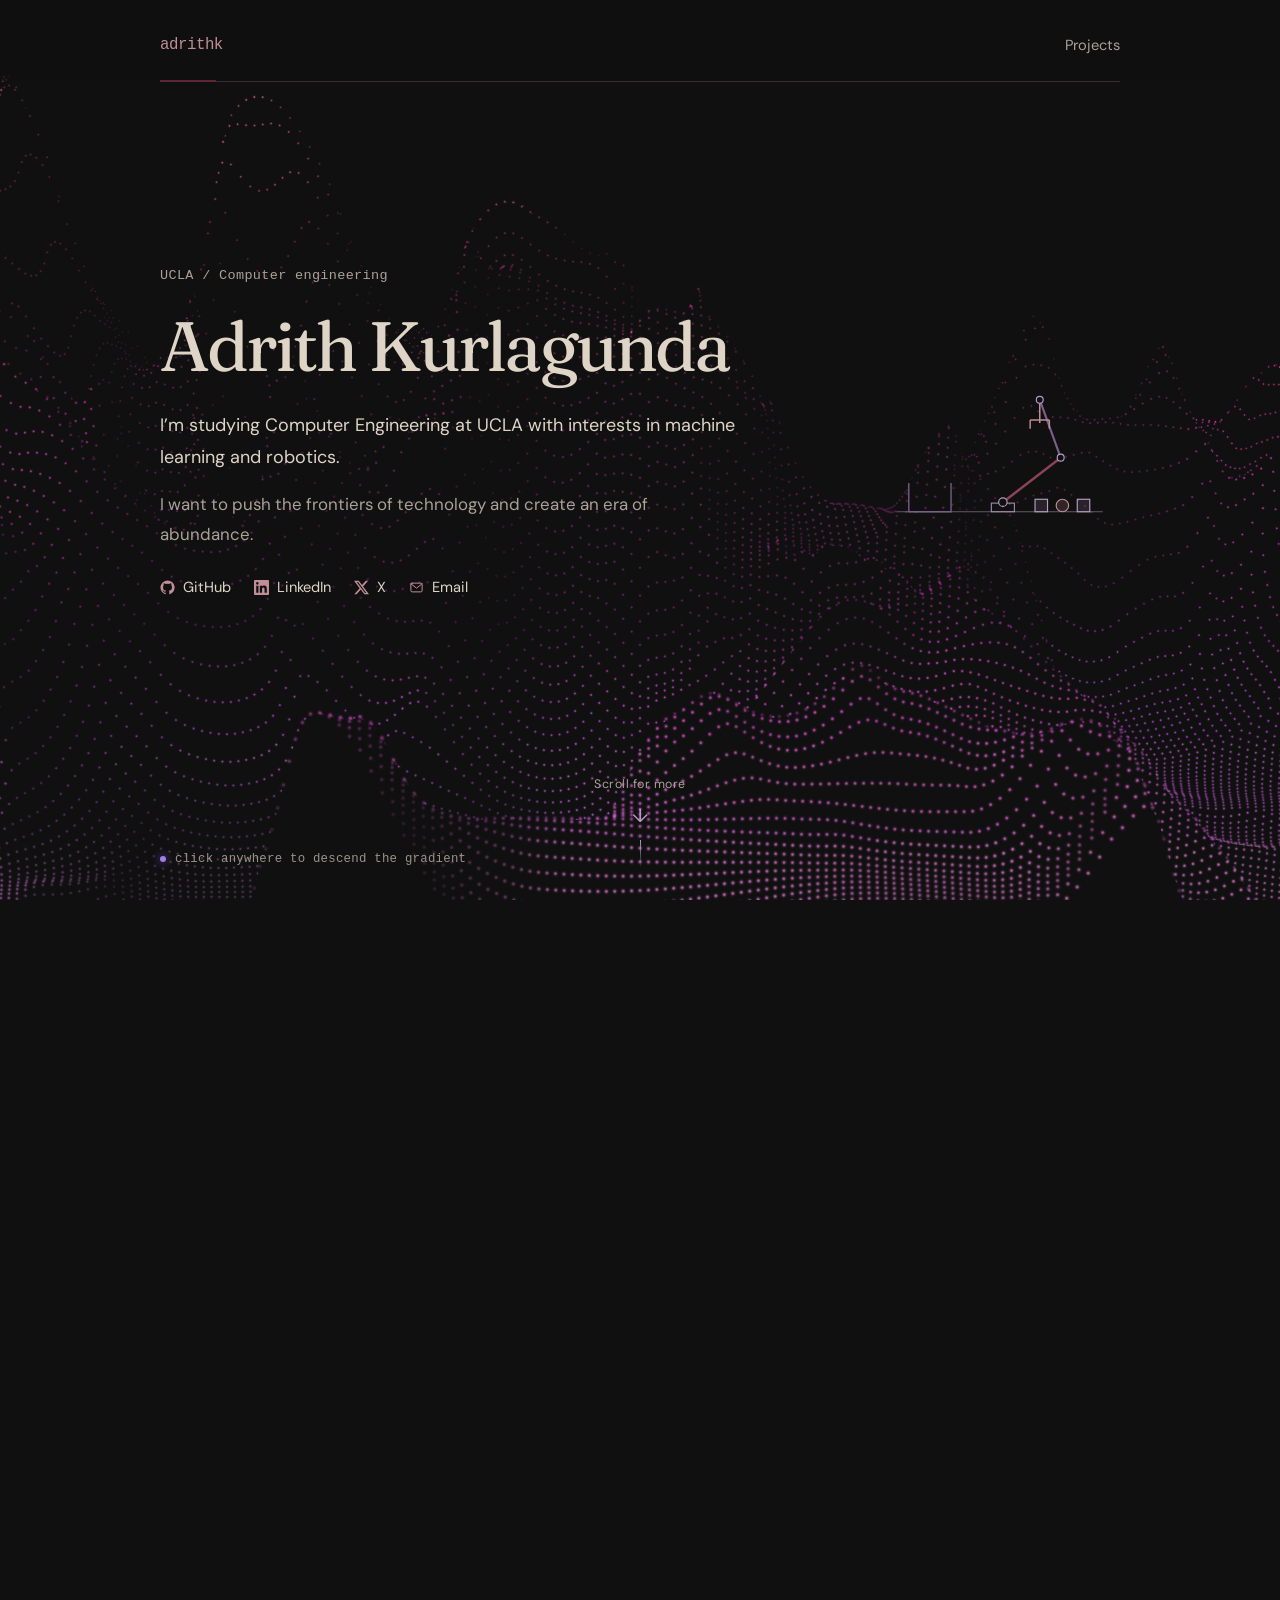
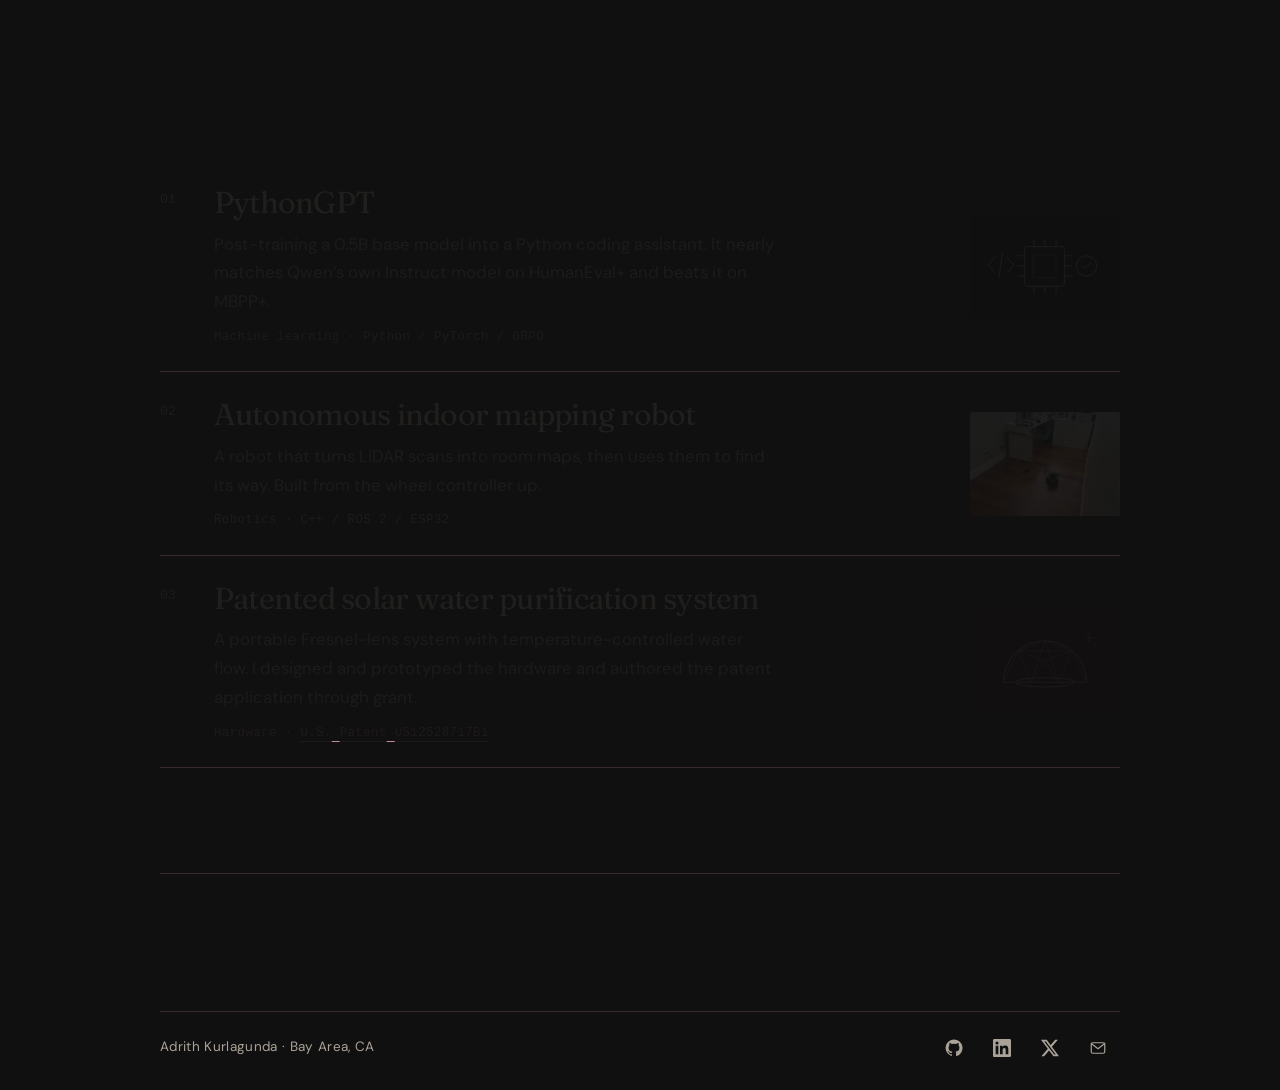
<file: index.html>
<!doctype html>

<html lang="en">
<head>
<meta charset="utf-8">
<meta name="viewport" content="width=device-width, initial-scale=1">
<meta name="theme-color" content="#101010"><title>Adrith Kurlagunda — UCLA · Machine Learning &amp; Robotics</title>
<meta name="description" content="Adrith Kurlagunda, a UCLA computer engineering student from the Bay Area interested in machine learning, robotics, and creating an era of abundance.">
<meta property="og:title" content="Adrith Kurlagunda — UCLA · Machine Learning &amp; Robotics">
<meta property="og:description" content="Adrith Kurlagunda, a UCLA computer engineering student from the Bay Area interested in machine learning, robotics, and creating an era of abundance.">
<meta property="og:type" content="website">
<link rel="icon" type="image/svg+xml" href="assets/favicon.svg">
<link rel="preload" href="assets/fonts/fraunces-latin-400-normal.woff2" as="font" type="font/woff2" crossorigin>
<link rel="preload" href="assets/fonts/dm-sans-latin-400-normal.woff2" as="font" type="font/woff2" crossorigin>
<script src="assets/reveal.js?v=2" defer></script>
<script src="assets/terrain.js?v=8" defer></script>
<script src="assets/scroll-text.js?v=2" defer></script>
<script src="assets/robot-arm.js?v=2" defer></script>
<script src="assets/lidar-bot.js?v=7" defer></script>
<link rel="stylesheet" href="styles.css?v=15">
</head>

<body class="home-page"><canvas class="terrain-canvas" aria-hidden="true"></canvas><a class="skip" href="#main">Skip to content</a>
<div class="shell">
<header class="site-header"><a class="wordmark" href="index.html" aria-label="Adrith Kurlagunda, home"><span>adrithk</span></a>
<nav class="nav" aria-label="Main navigation"><a href="projects/index.html">Projects</a>
</nav>
</header>
<main id="main" tabindex="-1">
<section class="hero" aria-labelledby="intro-title">
<div class="hero-copy">
<p class="eyebrow">UCLA / Computer engineering
</p>
<h1 id="intro-title">Adrith Kurlagunda</h1>
<p class="intro">I’m studying Computer Engineering at UCLA with interests in machine learning and robotics.
</p>
<p class="hero-note">I want to push the frontiers of technology and create an era of abundance.
</p>
<div class="socials"><a href="https://github.com/adrithk"><svg viewBox="0 0 24 24" fill="currentColor" aria-hidden="true"><path d="M12 .75a11.25 11.25 0 0 0-3.558 21.923c.563.103.769-.244.769-.542 0-.267-.01-.975-.015-1.914-3.13.68-3.79-1.508-3.79-1.508-.512-1.3-1.25-1.646-1.25-1.646-1.022-.699.078-.685.078-.685 1.13.079 1.724 1.16 1.724 1.16 1.005 1.722 2.638 1.225 3.28.937.103-.728.393-1.225.715-1.507-2.5-.285-5.128-1.25-5.128-5.566 0-1.23.44-2.232 1.16-3.02-.116-.284-.503-1.43.11-2.98 0 0 .946-.303 3.095 1.153a10.79 10.79 0 0 1 5.635 0c2.148-1.456 3.093-1.154 3.093-1.154.614 1.55.228 2.697.112 2.981.722.788 1.158 1.79 1.158 3.02 0 4.328-2.632 5.278-5.14 5.557.404.35.766 1.042.766 2.1 0 1.516-.014 2.739-.014 3.111 0 .3.203.65.774.54A11.252 11.252 0 0 0 12 .75Z"/></svg><span>GitHub</span></a><a href="https://www.linkedin.com/in/adrith-kurlagunda-428865277/"><svg viewBox="0 0 24 24" fill="currentColor" aria-hidden="true"><path d="M20.447 20.452h-3.554v-5.569c0-1.328-.027-3.037-1.852-3.037-1.853 0-2.136 1.445-2.136 2.939v5.667H9.351V9h3.414v1.561h.049c.476-.9 1.637-1.85 3.37-1.85 3.601 0 4.267 2.37 4.267 5.455v6.286ZM5.337 7.433a2.062 2.062 0 1 1 0-4.124 2.062 2.062 0 0 1 0 4.124Zm1.782 13.019H3.555V9h3.564v11.452ZM22.225 0H1.771C.792 0 0 .774 0 1.729v20.542C0 23.227.792 24 1.771 24h20.451C23.2 24 24 23.227 24 22.271V1.729C24 .774 23.2 0 22.222 0h.003Z"/></svg><span>LinkedIn</span></a><a href="https://x.com/adrithk82"><svg viewBox="0 0 24 24" fill="currentColor" aria-hidden="true"><path d="M18.901 1.153h3.68l-8.04 9.19L24 22.846h-7.406l-5.8-7.584-6.64 7.584H.47l8.6-9.835L0 1.154h7.594l5.243 6.932 6.064-6.933ZM17.61 20.64h2.039L6.486 3.24H4.298L17.61 20.64Z"/></svg><span>X</span></a><a href="mailto:adrithk@g.ucla.edu"><svg viewBox="0 0 24 24" fill="none" stroke="currentColor" stroke-width="1.6" stroke-linecap="round" stroke-linejoin="round" aria-hidden="true"><rect x="3" y="5" width="18" height="14" rx="2"/><path d="m3 6 9 7 9-7"/></svg><span>Email</span></a>
</div>
</div>
<figure class="hero-art" aria-hidden="true"><canvas class="arm-canvas"></canvas></figure>
<a class="scroll-cue" href="#about"><span>Scroll for more</span><span aria-hidden="true">↓</span></a>
</section>

<section class="broader-interests" id="about" aria-labelledby="interests-title">
<div class="section-heading">
<h2 id="interests-title">Broader interests</h2>
</div>
<div class="broader-copy">
<p>I believe many of the world’s biggest problems can be solved through intelligent humanoid robots and AI superintelligence. I want to help build systems that can reason through difficult problems and act intelligently in the physical world.</p>
<p>My interests span robot learning (VLAs, WAMs, RL) and improving the capabilities of large language models. In robotics, I’m interested in how humanoids can learn useful skills and generalize to unfamiliar tasks and environments. For LLMs, I’m interested in advancing their ability to reason, learn, and solve increasingly complex problems through post-training and RL. What draws me to both is the possibility of turning progress in AI into useful work at a much larger scale.</p>
</div>
</section>

<section class="personal" id="personal" aria-labelledby="personal-title">
<div class="section-heading">
<h2 id="personal-title">Personal interests
</h2>
</div>
<div class="interest-feature">
<div>
<p>Making coffee is my favorite part of the day. Slowing down to brew a cup gives me time to think, and I love trying new cafés.</p>
<p>I also enjoy reading about politics and economics in my free time.</p>
<p>I love playing sports, especially soccer and spikeball.</p>
</div>
<figure class="coffee-gallery">
<div class="coffee-photos">
<a href="assets/coffee/latte-01.jpg" target="_blank" rel="noopener" aria-label="View my first latte-art photo at full size (opens in a new tab)"><img src="assets/coffee/latte-01-thumb.jpg" alt="A latte I made with layered white petals in a black cup, beside a milk pitcher" width="600" height="800" loading="lazy" decoding="async"></a>
<a href="assets/coffee/latte-02.jpg" target="_blank" rel="noopener" aria-label="View my second latte-art photo at full size (opens in a new tab)"><img src="assets/coffee/latte-02-thumb.jpg" alt="A latte I made with a leaf-shaped milk pattern on a stone counter" width="600" height="800" loading="lazy" decoding="async"></a>
<a href="assets/coffee/latte-03.jpg" target="_blank" rel="noopener" aria-label="View my third latte-art photo at full size (opens in a new tab)"><img src="assets/coffee/latte-03-thumb.jpg" alt="A latte I made with a layered tulip pattern, surrounded by coffee-making tools" width="600" height="800" loading="lazy" decoding="async"></a>
</div>
<figcaption>A few cups I’ve made.</figcaption>
</figure>
</div>
</section>

<section id="work" aria-labelledby="work-title">
<div class="section-heading">
<h2 id="work-title">Selected work
</h2><span>01 — 03</span>
</div>
<article class="project-row"><span class="project-number" aria-hidden="true">01</span>
<div>
<h3><a href="projects/pythongpt/index.html">PythonGPT</a>
</h3>
<p>Post-training a 0.5B base model into a Python coding assistant. It nearly matches Qwen’s own Instruct model on HumanEval+ and beats it on MBPP+.
</p>
<div class="tags">Machine learning · Python / PyTorch / GRPO
</div>
</div><a class="project-thumb" href="projects/pythongpt/index.html" aria-label="Read about PythonGPT"><svg viewBox="0 0 130 85" fill="none" aria-hidden="true"><rect x="43" y="22" width="43" height="43" rx="3" stroke="currentColor"/><rect x="52" y="31" width="25" height="25" rx="1" stroke="currentColor" opacity=".45"/><path d="M53 14v8m12-8v8m12-8v8M53 65v8m12-8v8m12-8v8M35 32h8m-8 11h8m-8 11h8m43-22h8m-8 11h8m-8 11h8M11 33l-7 9 7 9m13-18 7 9-7 9m-5-23-4 28" stroke="currentColor"/><circle cx="110" cy="43" r="11" stroke="currentColor"/><path d="m105 43 3 3 7-7" stroke="currentColor"/></svg></a>
</article>
<article class="project-row"><span class="project-number" aria-hidden="true">02</span>
<div>
<h3><a href="projects/autonomous-mapping-robot/index.html">Autonomous indoor mapping robot </a>
</h3>
<p>A robot that turns LiDAR scans into room maps, then uses them to find its way. Built from the wheel controller up.
</p>
<div class="tags">Robotics · C++ / ROS 2 / ESP32
</div>
</div><a class="project-thumb" href="projects/autonomous-mapping-robot/index.html" aria-label="Read about Autonomous indoor mapping robot"><img src="assets/robot-thumb.jpg" alt="" width="150" height="104" loading="lazy"></a>
</article>
<article class="project-row"><span class="project-number" aria-hidden="true">03</span>
<div>
<h3><a href="projects/solar-water-purification/index.html">Patented solar water purification system</a>
</h3>
<p>A portable Fresnel-lens system with temperature-controlled water flow. I designed and prototyped the hardware and authored the patent application through grant.
</p>
<div class="tags">Hardware · <a href="https://patents.google.com/patent/US12528717B1/en">U.S. Patent US12528717B1</a>
</div>
</div><a class="project-thumb" href="projects/solar-water-purification/index.html" aria-label="Read about Patented solar water purification system"><svg viewBox="0 0 130 85" fill="none" aria-hidden="true"><path d="M20 65a45 45 0 0 1 90 0Z" stroke="currentColor"/><path d="M20 65 36 31l29-11 29 11 16 34M36 31l14 34 15-45 15 45 14-34M36 31h58M50 65 65 42l15 23M36 31l29 11 29-11" stroke="currentColor" opacity=".5"/><ellipse cx="65" cy="65" rx="32" ry="5" stroke="currentColor"/><path d="M113 11v12M107 17h12M105 9l3 3M118 23l3 3" stroke="currentColor" opacity=".65"/></svg></a>
</article>
<div class="projects-action"><a class="all-projects-link" href="projects/index.html">See all projects</a></div>
</section>

<section class="contact" id="contact" aria-labelledby="contact-title">
<div>
<h2 id="contact-title">Contact me
</h2>
<p>If you’re working on machine learning, robotics, or something in between, I’d love to connect.
</p>
</div><a href="mailto:adrithk@g.ucla.edu">Get in touch </a>
</section>
</main>
<footer class="site-footer"><span>Adrith Kurlagunda <span aria-hidden="true">·</span> Bay Area, CA</span><nav class="footer-socials" aria-label="Social links">
<a href="https://github.com/adrithk" aria-label="GitHub" title="GitHub"><svg viewBox="0 0 24 24" fill="currentColor" aria-hidden="true"><path d="M12 .75a11.25 11.25 0 0 0-3.558 21.923c.563.103.769-.244.769-.542 0-.267-.01-.975-.015-1.914-3.13.68-3.79-1.508-3.79-1.508-.512-1.3-1.25-1.646-1.25-1.646-1.022-.699.078-.685.078-.685 1.13.079 1.724 1.16 1.724 1.16 1.005 1.722 2.638 1.225 3.28.937.103-.728.393-1.225.715-1.507-2.5-.285-5.128-1.25-5.128-5.566 0-1.23.44-2.232 1.16-3.02-.116-.284-.503-1.43.11-2.98 0 0 .946-.303 3.095 1.153a10.79 10.79 0 0 1 5.635 0c2.148-1.456 3.093-1.154 3.093-1.154.614 1.55.228 2.697.112 2.981.722.788 1.158 1.79 1.158 3.02 0 4.328-2.632 5.278-5.14 5.557.404.35.766 1.042.766 2.1 0 1.516-.014 2.739-.014 3.111 0 .3.203.65.774.54A11.252 11.252 0 0 0 12 .75Z"/></svg></a>
<a href="https://www.linkedin.com/in/adrith-kurlagunda-428865277/" aria-label="LinkedIn" title="LinkedIn"><svg viewBox="0 0 24 24" fill="currentColor" aria-hidden="true"><path d="M20.447 20.452h-3.554v-5.569c0-1.328-.027-3.037-1.852-3.037-1.853 0-2.136 1.445-2.136 2.939v5.667H9.351V9h3.414v1.561h.049c.476-.9 1.637-1.85 3.37-1.85 3.601 0 4.267 2.37 4.267 5.455v6.286ZM5.337 7.433a2.062 2.062 0 1 1 0-4.124 2.062 2.062 0 0 1 0 4.124Zm1.782 13.019H3.555V9h3.564v11.452ZM22.225 0H1.771C.792 0 0 .774 0 1.729v20.542C0 23.227.792 24 1.771 24h20.451C23.2 24 24 23.227 24 22.271V1.729C24 .774 23.2 0 22.222 0h.003Z"/></svg></a>
<a href="https://x.com/adrithk82" aria-label="X" title="X"><svg viewBox="0 0 24 24" fill="currentColor" aria-hidden="true"><path d="M18.901 1.153h3.68l-8.04 9.19L24 22.846h-7.406l-5.8-7.584-6.64 7.584H.47l8.6-9.835L0 1.154h7.594l5.243 6.932 6.064-6.933ZM17.61 20.64h2.039L6.486 3.24H4.298L17.61 20.64Z"/></svg></a>
<a href="mailto:adrithk@g.ucla.edu" aria-label="Email Adrith" title="Email"><svg viewBox="0 0 24 24" fill="none" stroke="currentColor" stroke-width="1.6" stroke-linecap="round" stroke-linejoin="round" aria-hidden="true"><rect x="3" y="5" width="18" height="14" rx="2"/><path d="m3 6 9 7 9-7"/></svg></a>
</nav>
</footer>
</div>
</body>
</html>
</file>
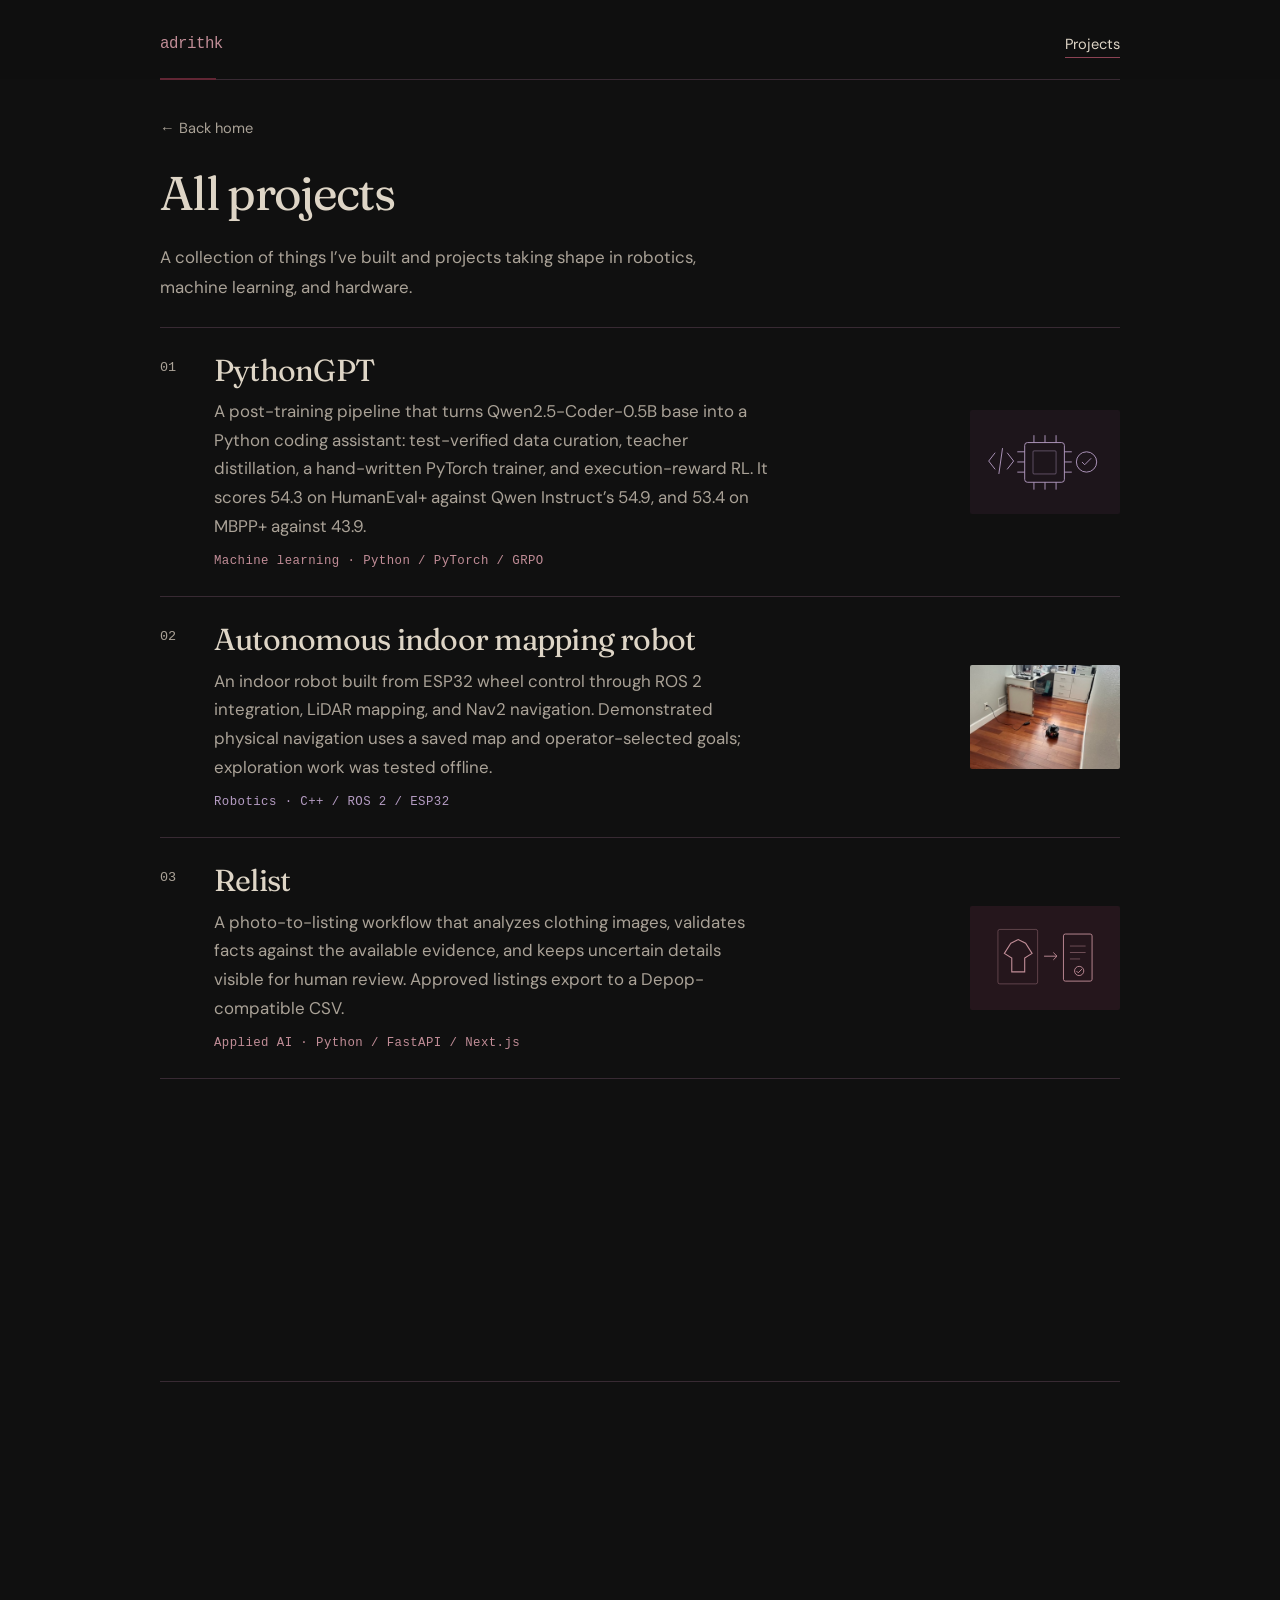
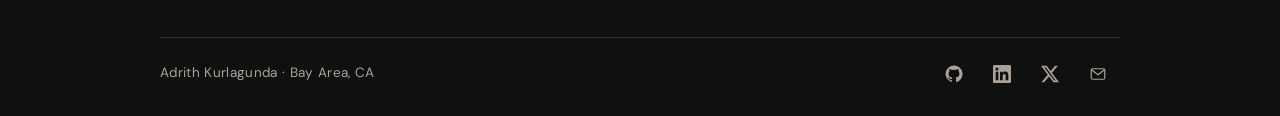
<file: projects/index.html>
<!doctype html>
<html lang="en">
<head>
<meta charset="utf-8">
<meta name="viewport" content="width=device-width, initial-scale=1">
<meta name="theme-color" content="#101010">
<title>All Projects — Adrith Kurlagunda</title>
<meta name="description" content="Explore Adrith Kurlagunda’s projects in robotics, applied AI, and hardware, with detailed write-ups on the systems and contributions behind each one.">
<meta property="og:title" content="All Projects — Adrith Kurlagunda">
<meta property="og:description" content="Projects in robotics, applied AI, and hardware, with detailed write-ups by Adrith Kurlagunda.">
<meta property="og:type" content="website">
<link rel="icon" type="image/svg+xml" href="../assets/favicon.svg">
<link rel="preload" href="../assets/fonts/fraunces-latin-400-normal.woff2" as="font" type="font/woff2" crossorigin>
<link rel="preload" href="../assets/fonts/dm-sans-latin-400-normal.woff2" as="font" type="font/woff2" crossorigin>
<script src="../assets/reveal.js?v=2" defer></script>
<link rel="stylesheet" href="../styles.css?v=15">
</head>
<body>
<a class="skip" href="#main">Skip to content</a>
<div class="shell">
<header class="site-header"><a class="wordmark" href="../index.html" aria-label="Adrith Kurlagunda, home"><span>adrithk</span></a>
<nav class="nav" aria-label="Main navigation"><a href="index.html" aria-current="page">Projects</a>
</nav>
</header>
<main id="main" tabindex="-1" class="projects-index">
<a class="back" href="../index.html#work">← Back home</a>
<header class="project-header project-index-header">
<h1>All projects</h1>
<p class="project-lede">A collection of things I’ve built and projects taking shape in robotics, machine learning, and hardware.</p>
</header>
<section class="project-index-list" aria-label="Projects">
<article class="project-row"><span class="project-number" aria-hidden="true">01</span>
<div>
<h2><a href="pythongpt/index.html">PythonGPT</a>
</h2>
<p>A post-training pipeline that turns Qwen2.5-Coder-0.5B base into a Python coding assistant: test-verified data curation, teacher distillation, a hand-written PyTorch trainer, and execution-reward RL. It scores 54.3 on HumanEval+ against Qwen Instruct’s 54.9, and 53.4 on MBPP+ against 43.9.
</p>
<div class="tags">Machine learning · Python / PyTorch / GRPO
</div>
</div><a class="project-thumb" href="pythongpt/index.html" aria-label="Read about PythonGPT"><svg viewBox="0 0 130 85" fill="none" aria-hidden="true"><rect x="43" y="22" width="43" height="43" rx="3" stroke="currentColor"/><rect x="52" y="31" width="25" height="25" rx="1" stroke="currentColor" opacity=".45"/><path d="M53 14v8m12-8v8m12-8v8M53 65v8m12-8v8m12-8v8M35 32h8m-8 11h8m-8 11h8m43-22h8m-8 11h8m-8 11h8M11 33l-7 9 7 9m13-18 7 9-7 9m-5-23-4 28" stroke="currentColor"/><circle cx="110" cy="43" r="11" stroke="currentColor"/><path d="m105 43 3 3 7-7" stroke="currentColor"/></svg></a>
</article>
<article class="project-row"><span class="project-number" aria-hidden="true">02</span>
<div>
<h2><a href="autonomous-mapping-robot/index.html">Autonomous indoor mapping robot </a>
</h2>
<p>An indoor robot built from ESP32 wheel control through ROS 2 integration, LiDAR mapping, and Nav2 navigation. Demonstrated physical navigation uses a saved map and operator-selected goals; exploration work was tested offline.
</p>
<div class="tags">Robotics · C++ / ROS 2 / ESP32
</div>
</div><a class="project-thumb" href="autonomous-mapping-robot/index.html" aria-label="Read about Autonomous indoor mapping robot"><img src="../assets/robot-thumb.jpg" alt="" width="150" height="104" loading="lazy"></a>
</article>
<article class="project-row"><span class="project-number" aria-hidden="true">03</span>
<div>
<h2><a href="relist/index.html">Relist </a>
</h2>
<p>A photo-to-listing workflow that analyzes clothing images, validates facts against the available evidence, and keeps uncertain details visible for human review. Approved listings export to a Depop-compatible CSV.
</p>
<div class="tags">Applied AI · Python / FastAPI / Next.js
</div>
</div><a class="project-thumb" href="relist/index.html" aria-label="Read about Relist"><svg viewBox="0 0 130 85" fill="none" aria-hidden="true"><rect x="14" y="11" width="43" height="59" rx="2" stroke="currentColor" opacity=".4"/><path d="m28 26 8-4 8 4 7 11-8 5v15H29V42l-8-5 7-11Z" stroke="currentColor" stroke-width="1.2"/><path d="M64 40h14m-4-4 4 4-4 4" stroke="currentColor"/><rect x="85" y="16" width="31" height="51" rx="2" stroke="currentColor"/><path d="M92 29h17M92 36h17M92 43h11" stroke="currentColor" opacity=".5"/><circle cx="102" cy="56" r="5" stroke="currentColor"/><path d="m99 56 2 2 4-4" stroke="currentColor"/></svg></a>
</article>
<article class="project-row"><span class="project-number" aria-hidden="true">04</span>
<div>
<h2><a href="solar-water-purification/index.html">Patented solar water purification system</a>
</h2>
<p>A portable system I designed and prototyped, using a collapsible Fresnel-lens dome to heat a water-carrying coil. Temperature sensing controls the flow; the design received U.S. Patent US12528717B1.
</p>
<div class="tags">Hardware · <a href="https://patents.google.com/patent/US12528717B1/en">U.S. Patent US12528717B1</a>
</div>
</div><a class="project-thumb" href="solar-water-purification/index.html" aria-label="Read about Patented solar water purification system"><svg viewBox="0 0 130 85" fill="none" aria-hidden="true"><path d="M20 65a45 45 0 0 1 90 0Z" stroke="currentColor"/><path d="M20 65 36 31l29-11 29 11 16 34M36 31l14 34 15-45 15 45 14-34M36 31h58M50 65 65 42l15 23M36 31l29 11 29-11" stroke="currentColor" opacity=".5"/><ellipse cx="65" cy="65" rx="32" ry="5" stroke="currentColor"/><path d="M113 11v12M107 17h12M105 9l3 3M118 23l3 3" stroke="currentColor" opacity=".65"/></svg></a>
</article>
</section>
<section class="project-index-progress" aria-labelledby="in-progress-title">
<div class="section-heading"><h2 id="in-progress-title">In progress</h2><span>01 project</span></div>
<div class="project-index-list">
<article class="project-row"><span class="project-number" aria-hidden="true">05</span>
<div>
<div class="project-title-line"><h2><a href="ping-pong-bot/index.html">Ping pong bot</a></h2><span class="project-status-badge">TBD</span></div>
<p>A table-tennis robot concept built around an SO-101 arm and two cameras. The first target is a controlled return: track a slow incoming ball, predict contact, and swing within a measured hitting zone.</p>
<div class="tags">Robotics · Computer vision / Trajectory prediction / SO-101</div>
</div><a class="project-thumb" href="ping-pong-bot/index.html" aria-label="Read about Ping pong bot, in progress"><svg viewBox="0 0 130 85" fill="none" aria-hidden="true"><path d="M10 56h76M18 56v17m61-17v17M48 39v17m-5-12h10" stroke="currentColor" opacity=".55"/><path d="M21 37q20-27 47 2" stroke="currentColor" stroke-dasharray="3 4"/><circle cx="45" cy="25" r="3" fill="currentColor"/><path d="M102 70V57L88 46l11-19 16 10-9 15" stroke="currentColor" stroke-width="1.4"/><circle cx="99" cy="27" r="4" stroke="currentColor"/><circle cx="88" cy="46" r="4" stroke="currentColor"/><circle cx="106" cy="52" r="3" stroke="currentColor"/><path d="m99 25-7-9m-7-7 8 10M91 72h23" stroke="currentColor" stroke-width="1.4"/><ellipse cx="86" cy="10" rx="6" ry="9" transform="rotate(-35 86 10)" stroke="currentColor"/></svg></a>
</article>
</div>
</section>
</main>
<footer class="site-footer"><span>Adrith Kurlagunda <span aria-hidden="true">·</span> Bay Area, CA</span><nav class="footer-socials" aria-label="Social links">
<a href="https://github.com/adrithk" aria-label="GitHub" title="GitHub"><svg viewBox="0 0 24 24" fill="currentColor" aria-hidden="true"><path d="M12 .75a11.25 11.25 0 0 0-3.558 21.923c.563.103.769-.244.769-.542 0-.267-.01-.975-.015-1.914-3.13.68-3.79-1.508-3.79-1.508-.512-1.3-1.25-1.646-1.25-1.646-1.022-.699.078-.685.078-.685 1.13.079 1.724 1.16 1.724 1.16 1.005 1.722 2.638 1.225 3.28.937.103-.728.393-1.225.715-1.507-2.5-.285-5.128-1.25-5.128-5.566 0-1.23.44-2.232 1.16-3.02-.116-.284-.503-1.43.11-2.98 0 0 .946-.303 3.095 1.153a10.79 10.79 0 0 1 5.635 0c2.148-1.456 3.093-1.154 3.093-1.154.614 1.55.228 2.697.112 2.981.722.788 1.158 1.79 1.158 3.02 0 4.328-2.632 5.278-5.14 5.557.404.35.766 1.042.766 2.1 0 1.516-.014 2.739-.014 3.111 0 .3.203.65.774.54A11.252 11.252 0 0 0 12 .75Z"/></svg></a>
<a href="https://www.linkedin.com/in/adrith-kurlagunda-428865277/" aria-label="LinkedIn" title="LinkedIn"><svg viewBox="0 0 24 24" fill="currentColor" aria-hidden="true"><path d="M20.447 20.452h-3.554v-5.569c0-1.328-.027-3.037-1.852-3.037-1.853 0-2.136 1.445-2.136 2.939v5.667H9.351V9h3.414v1.561h.049c.476-.9 1.637-1.85 3.37-1.85 3.601 0 4.267 2.37 4.267 5.455v6.286ZM5.337 7.433a2.062 2.062 0 1 1 0-4.124 2.062 2.062 0 0 1 0 4.124Zm1.782 13.019H3.555V9h3.564v11.452ZM22.225 0H1.771C.792 0 0 .774 0 1.729v20.542C0 23.227.792 24 1.771 24h20.451C23.2 24 24 23.227 24 22.271V1.729C24 .774 23.2 0 22.222 0h.003Z"/></svg></a>
<a href="https://x.com/adrithk82" aria-label="X" title="X"><svg viewBox="0 0 24 24" fill="currentColor" aria-hidden="true"><path d="M18.901 1.153h3.68l-8.04 9.19L24 22.846h-7.406l-5.8-7.584-6.64 7.584H.47l8.6-9.835L0 1.154h7.594l5.243 6.932 6.064-6.933ZM17.61 20.64h2.039L6.486 3.24H4.298L17.61 20.64Z"/></svg></a>
<a href="mailto:adrithk@g.ucla.edu" aria-label="Email Adrith" title="Email"><svg viewBox="0 0 24 24" fill="none" stroke="currentColor" stroke-width="1.6" stroke-linecap="round" stroke-linejoin="round" aria-hidden="true"><rect x="3" y="5" width="18" height="14" rx="2"/><path d="m3 6 9 7 9-7"/></svg></a>
</nav>
</footer>
</div>
</body>
</html>
</file>
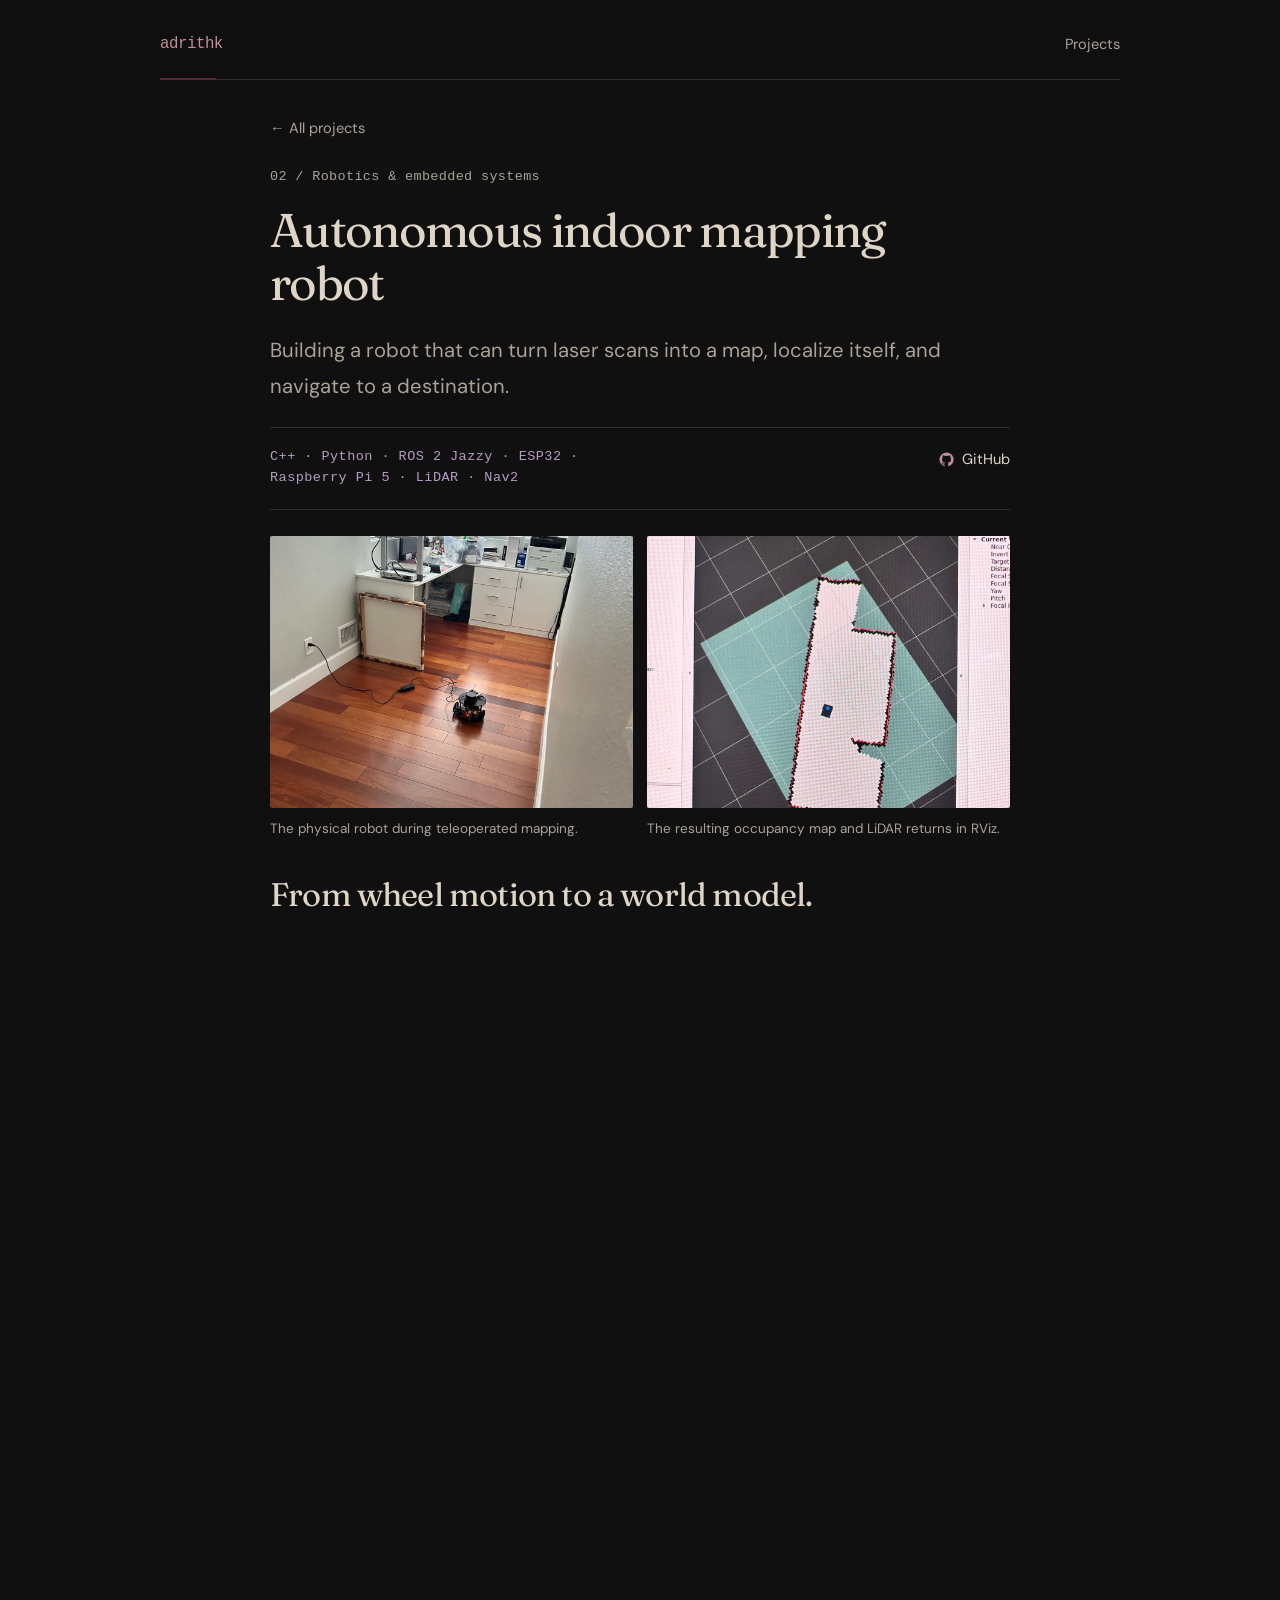
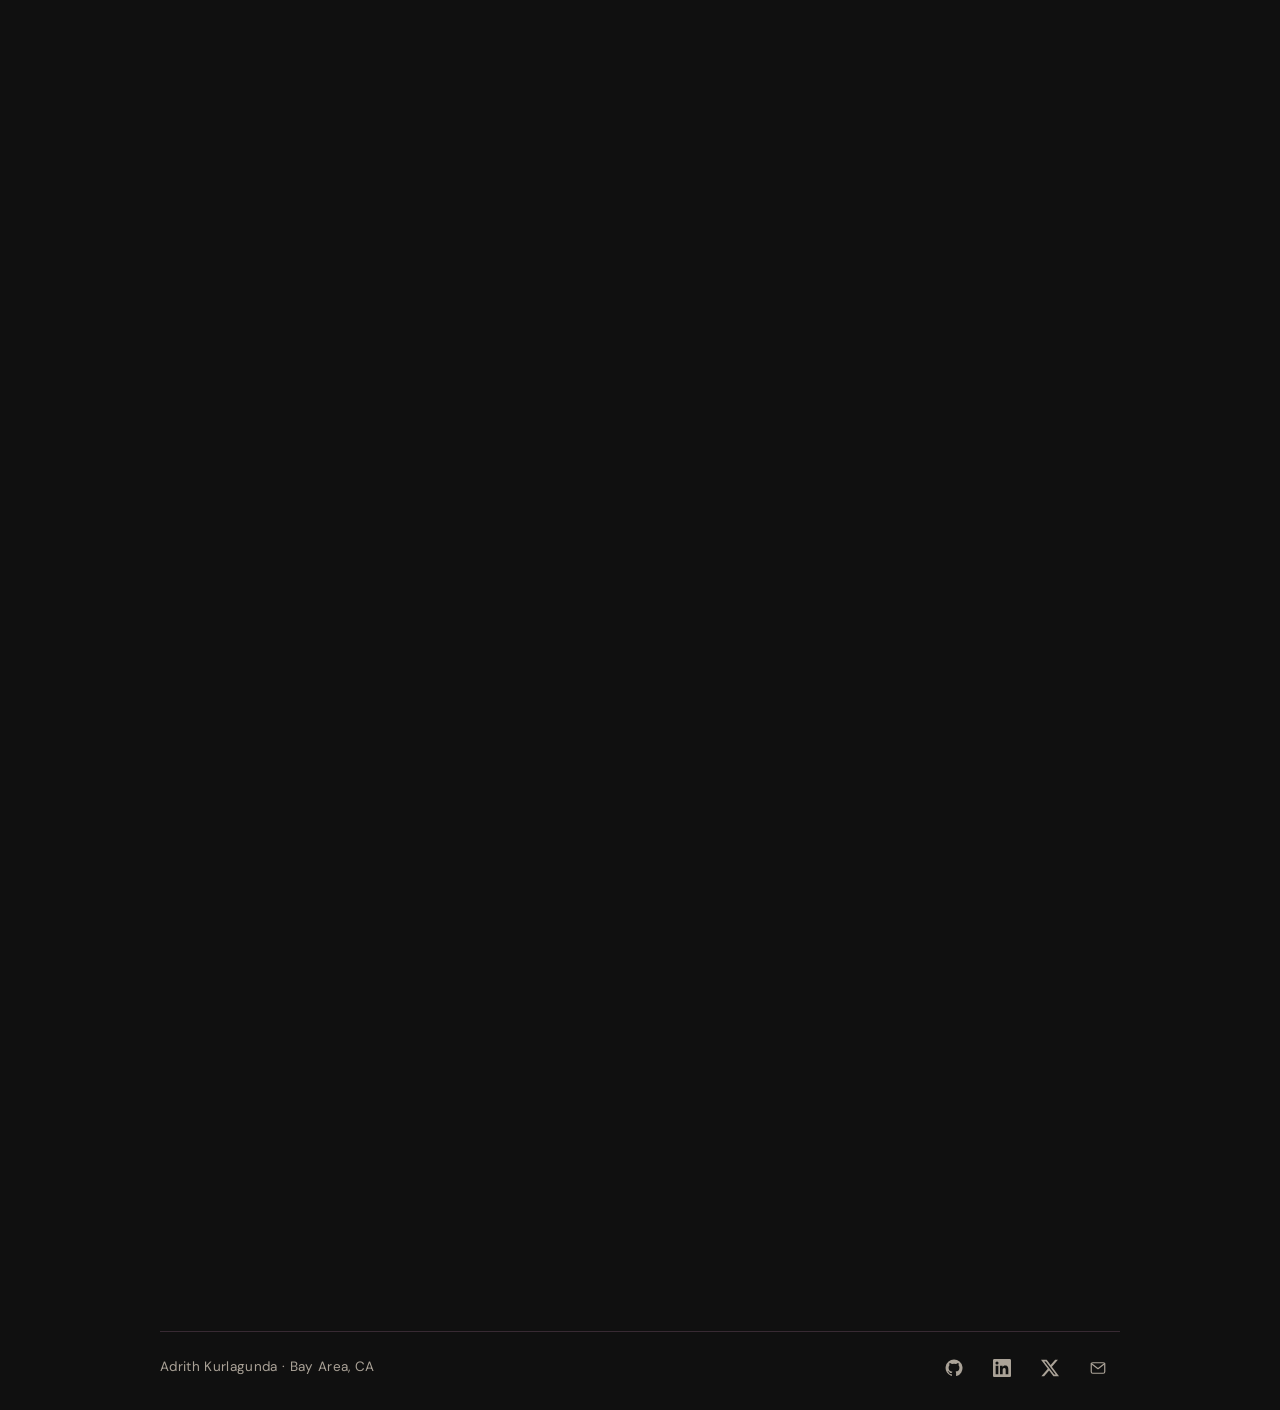
<file: projects/autonomous-mapping-robot/index.html>
<!doctype html>

<html lang="en">
<head>
<meta charset="utf-8">
<meta name="viewport" content="width=device-width, initial-scale=1">
<meta name="theme-color" content="#101010"><title>Autonomous indoor mapping robot — Adrith Kurlagunda</title>
<meta name="description" content="Building a robot that can turn laser scans into a map, localize itself, and navigate to a destination.">
<meta property="og:title" content="Autonomous indoor mapping robot — Adrith Kurlagunda">
<meta property="og:description" content="Building a robot that can turn laser scans into a map, localize itself, and navigate to a destination.">
<meta property="og:type" content="website">
<link rel="icon" type="image/svg+xml" href="../../assets/favicon.svg">
<link rel="preload" href="../../assets/fonts/fraunces-latin-400-normal.woff2" as="font" type="font/woff2" crossorigin>
<link rel="preload" href="../../assets/fonts/dm-sans-latin-400-normal.woff2" as="font" type="font/woff2" crossorigin>
<script src="../../assets/reveal.js?v=2" defer></script>
<link rel="stylesheet" href="../../styles.css?v=15">
</head>

<body><a class="skip" href="#main">Skip to content</a>
<div class="shell">
<header class="site-header"><a class="wordmark" href="../../index.html" aria-label="Adrith Kurlagunda, home"><span>adrithk</span></a>
<nav class="nav" aria-label="Main navigation"><a href="../index.html">Projects</a>
</nav>
</header>
<main id="main" tabindex="-1" class="project-main"><a class="back" href="../index.html">← All projects</a>
<header class="project-header">
<p class="eyebrow">02 / Robotics & embedded systems
</p>
<h1>Autonomous indoor mapping robot
</h1>
<p class="project-lede">Building a robot that can turn laser scans into a map, localize itself, and navigate to a destination.
</p>
<div class="project-meta"><span class="tags">C++ · Python · ROS 2 Jazzy · ESP32 · Raspberry Pi 5 · LiDAR · Nav2</span>
<div class="socials"><a href="https://github.com/adrithk/autonomous-mapping-robot"><svg viewBox="0 0 24 24" fill="currentColor" aria-hidden="true"><path d="M12 .75a11.25 11.25 0 0 0-3.558 21.923c.563.103.769-.244.769-.542 0-.267-.01-.975-.015-1.914-3.13.68-3.79-1.508-3.79-1.508-.512-1.3-1.25-1.646-1.25-1.646-1.022-.699.078-.685.078-.685 1.13.079 1.724 1.16 1.724 1.16 1.005 1.722 2.638 1.225 3.28.937.103-.728.393-1.225.715-1.507-2.5-.285-5.128-1.25-5.128-5.566 0-1.23.44-2.232 1.16-3.02-.116-.284-.503-1.43.11-2.98 0 0 .946-.303 3.095 1.153a10.79 10.79 0 0 1 5.635 0c2.148-1.456 3.093-1.154 3.093-1.154.614 1.55.228 2.697.112 2.981.722.788 1.158 1.79 1.158 3.02 0 4.328-2.632 5.278-5.14 5.557.404.35.766 1.042.766 2.1 0 1.516-.014 2.739-.014 3.111 0 .3.203.65.774.54A11.252 11.252 0 0 0 12 .75Z"/></svg><span>GitHub</span></a>
</div>
</div>
</header>
<div class="project-body">
<div class="photo-pair">
<figure style="margin:0"><img src="../../assets/robot.jpg" alt="Custom differential-drive robot with a 3D-printed chassis and mounted LiDAR, on the floor during room mapping" width="800" height="600">
<figcaption>The physical robot during teleoperated mapping.
</figcaption>
</figure>
<figure style="margin:0"><img src="../../assets/room-map.jpg" alt="RViz showing the room occupancy map built from the robot’s LiDAR scans" width="800" height="600">
<figcaption>The resulting occupancy map and LiDAR returns in RViz.
</figcaption>
</figure>
</div>

<h2>From wheel motion to a world model.
</h2>
<p>I built a custom differential-drive robot around a Raspberry Pi 5, ESP32, and 360-degree LiDAR. The project connects embedded motor control with the perception and planning stack needed to map an indoor space and navigate through it.
</p>
<p>In the physical demonstration, I drove the robot through a room while SLAM Toolbox built a map. After saving that map, AMCL localized the robot and Nav2 drove it to goals selected in RViz.
</p>
<div class="diagram"><span class="figure-label">System / physical navigation</span>
<div class="flow">
<div class="flow-node">LiDAR + encoders<small>Observe the room</small>
</div><span class="flow-arrow" aria-hidden="true">→</span>
<div class="flow-node">ROS 2 on Raspberry Pi<small>SLAM / AMCL / Nav2</small>
</div><span class="flow-arrow" aria-hidden="true">→</span>
<div class="flow-node">ESP32 → motors<small>Wheel feedback control</small>
</div>
</div>
<p class="diagram-note">Encoder feedback closes the control loop. Mapping and saved-map navigation run as separate modes.
</p>
</div>

<h2>What I built
</h2>
<ul>
<li><strong>Embedded wheel control.</strong> ESP32 firmware uses encoder feedback with 50 Hz feed-forward/PI control, command ramps, and bounded motor outputs. A separate watchdog stops motion commands that expire.
</li>
<li><strong>The bridge to ROS.</strong> A custom C++ ros2_control hardware plugin exchanges wheel commands and encoder feedback over a versioned serial protocol with CRC checks and sequence tracking.
</li>
<li><strong>Mapping and navigation integration.</strong> Robot-specific models, transforms, launch files, and configurations connect wheel odometry and LiDAR to SLAM Toolbox, AMCL, and Nav2.
</li>
<li><strong>Mechanical design and simulation.</strong> A 3D-printed chassis and sensor mounts support the physical build. A Gazebo model provides a separate environment for mapping and integration work.
</li>
</ul>

<h2>Seeing it move
</h2>
<figure class="wide-figure">
<video controls preload="none" poster="../../assets/navigation-poster.jpg" aria-label="Silent recording of the physical robot navigating to an operator-selected goal">
<source src="../../assets/navigation.mp4" type="video/mp4">Your browser does not support embedded video. <a href="../../assets/navigation.mp4">Download the navigation recording</a>.
</video>
<figcaption>Physical saved-map navigation to an operator-selected goal, using tethered power. Silent demonstration.
</figcaption>
</figure>

<h2>What the evidence shows
</h2>
<p>The repository includes physical mapping and navigation recordings, simulation artifacts, and automated checks for control logic, serial faults, and ROS integration. These establish initial operation; map accuracy, navigation repeatability, and physical stop timing have not been quantified.
</p>
<div class="callout">
<p><strong>Exploration is a separate step.</strong> I also implemented frontier-based exploration to choose new mapping goals. Its recorded verification covers offline tests; integrated exploration and physical exploration results remain to be documented.
</p>
</div>
<p class="links-note">Explore the <a href="https://github.com/adrithk/autonomous-mapping-robot">source, architecture, and dated demonstration records on GitHub</a>.
</p>
</div>
<nav class="project-next" aria-label="Project navigation"><a class="back-home" href="../../index.html">← Back home</a><a href="../relist/index.html"><span class="next-label">Next project</span><span class="next-title">Relist </span></a>
</nav>
</main>
<footer class="site-footer"><span>Adrith Kurlagunda <span aria-hidden="true">·</span> Bay Area, CA</span><nav class="footer-socials" aria-label="Social links">
<a href="https://github.com/adrithk" aria-label="GitHub" title="GitHub"><svg viewBox="0 0 24 24" fill="currentColor" aria-hidden="true"><path d="M12 .75a11.25 11.25 0 0 0-3.558 21.923c.563.103.769-.244.769-.542 0-.267-.01-.975-.015-1.914-3.13.68-3.79-1.508-3.79-1.508-.512-1.3-1.25-1.646-1.25-1.646-1.022-.699.078-.685.078-.685 1.13.079 1.724 1.16 1.724 1.16 1.005 1.722 2.638 1.225 3.28.937.103-.728.393-1.225.715-1.507-2.5-.285-5.128-1.25-5.128-5.566 0-1.23.44-2.232 1.16-3.02-.116-.284-.503-1.43.11-2.98 0 0 .946-.303 3.095 1.153a10.79 10.79 0 0 1 5.635 0c2.148-1.456 3.093-1.154 3.093-1.154.614 1.55.228 2.697.112 2.981.722.788 1.158 1.79 1.158 3.02 0 4.328-2.632 5.278-5.14 5.557.404.35.766 1.042.766 2.1 0 1.516-.014 2.739-.014 3.111 0 .3.203.65.774.54A11.252 11.252 0 0 0 12 .75Z"/></svg></a>
<a href="https://www.linkedin.com/in/adrith-kurlagunda-428865277/" aria-label="LinkedIn" title="LinkedIn"><svg viewBox="0 0 24 24" fill="currentColor" aria-hidden="true"><path d="M20.447 20.452h-3.554v-5.569c0-1.328-.027-3.037-1.852-3.037-1.853 0-2.136 1.445-2.136 2.939v5.667H9.351V9h3.414v1.561h.049c.476-.9 1.637-1.85 3.37-1.85 3.601 0 4.267 2.37 4.267 5.455v6.286ZM5.337 7.433a2.062 2.062 0 1 1 0-4.124 2.062 2.062 0 0 1 0 4.124Zm1.782 13.019H3.555V9h3.564v11.452ZM22.225 0H1.771C.792 0 0 .774 0 1.729v20.542C0 23.227.792 24 1.771 24h20.451C23.2 24 24 23.227 24 22.271V1.729C24 .774 23.2 0 22.222 0h.003Z"/></svg></a>
<a href="https://x.com/adrithk82" aria-label="X" title="X"><svg viewBox="0 0 24 24" fill="currentColor" aria-hidden="true"><path d="M18.901 1.153h3.68l-8.04 9.19L24 22.846h-7.406l-5.8-7.584-6.64 7.584H.47l8.6-9.835L0 1.154h7.594l5.243 6.932 6.064-6.933ZM17.61 20.64h2.039L6.486 3.24H4.298L17.61 20.64Z"/></svg></a>
<a href="mailto:adrithk@g.ucla.edu" aria-label="Email Adrith" title="Email"><svg viewBox="0 0 24 24" fill="none" stroke="currentColor" stroke-width="1.6" stroke-linecap="round" stroke-linejoin="round" aria-hidden="true"><rect x="3" y="5" width="18" height="14" rx="2"/><path d="m3 6 9 7 9-7"/></svg></a>
</nav>
</footer>
</div>
</body>
</html>
</file>
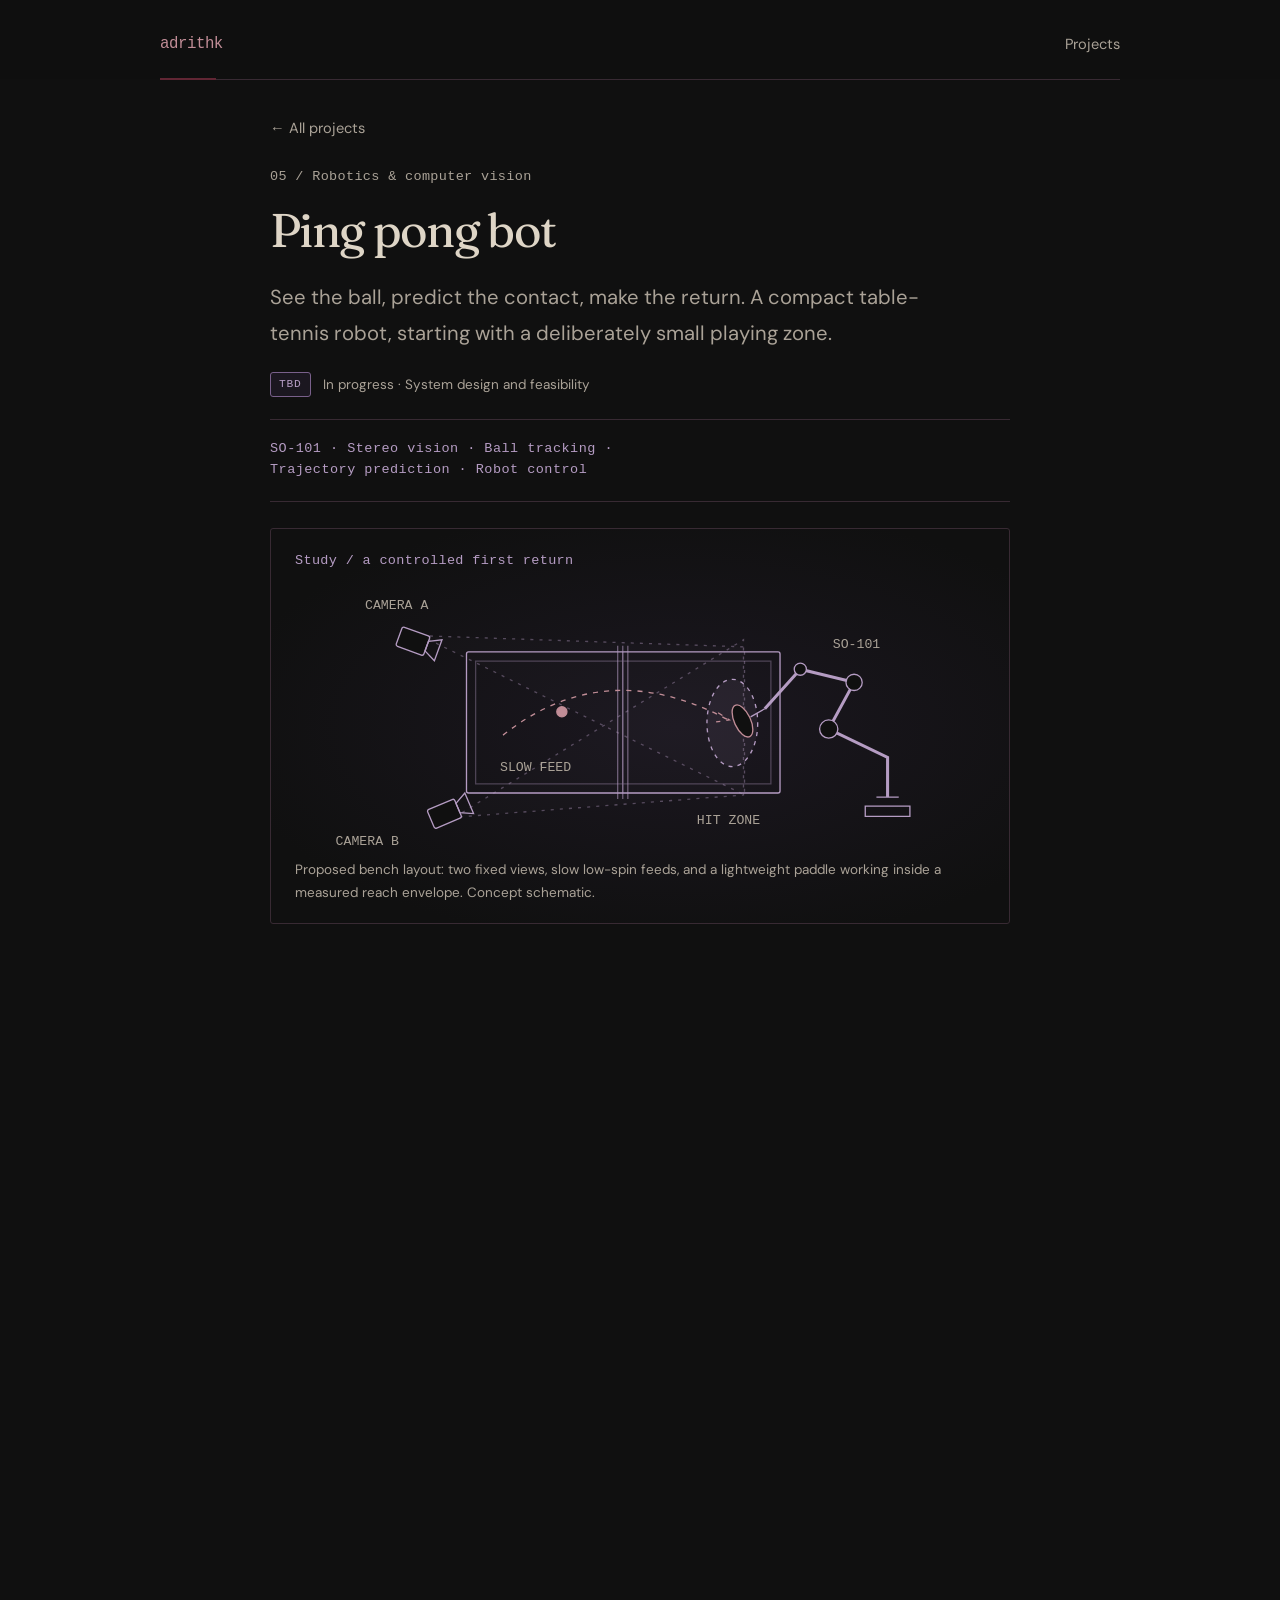
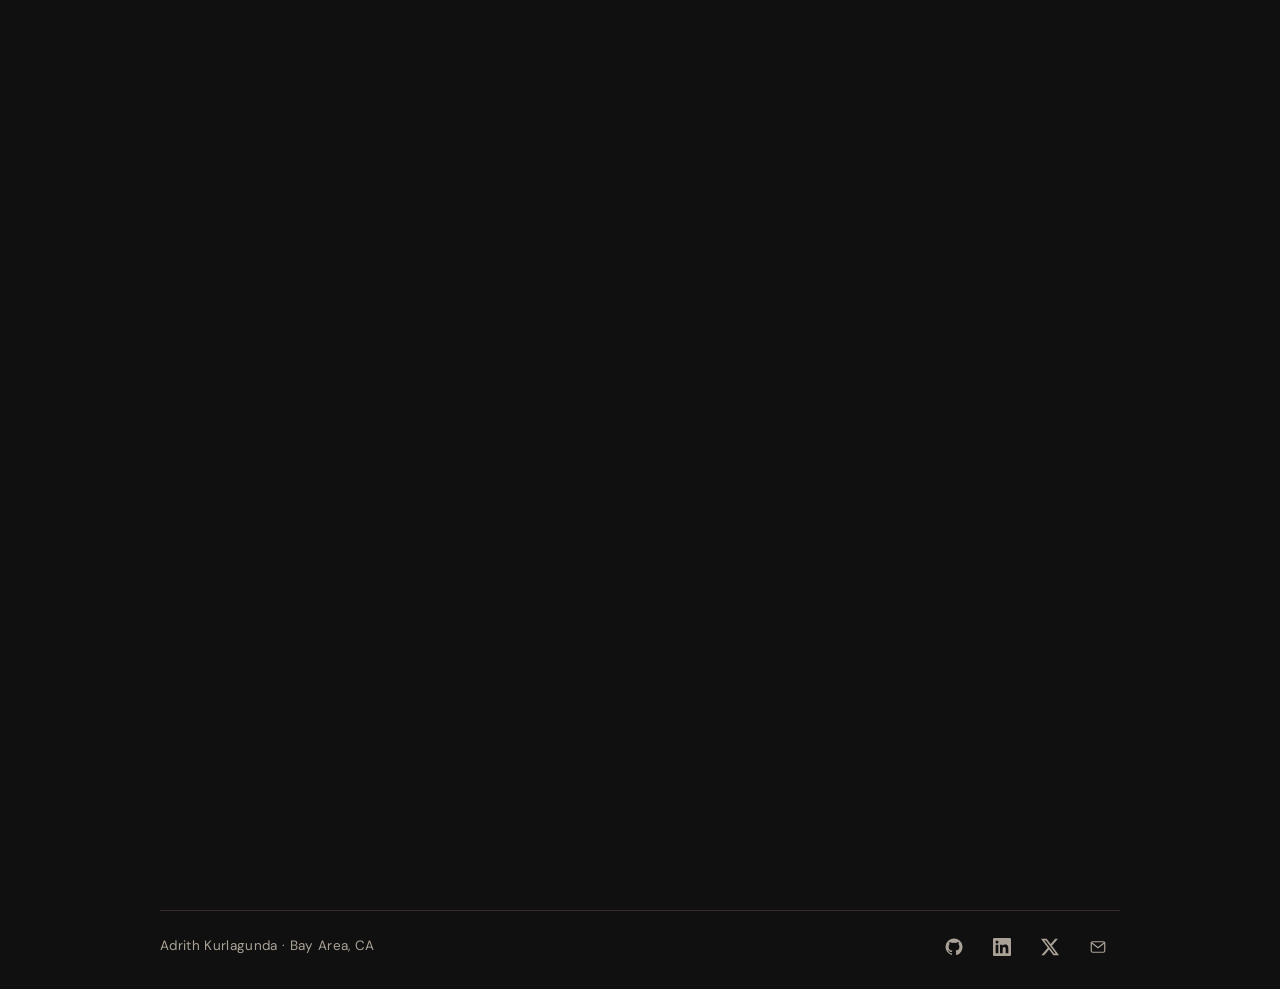
<file: projects/ping-pong-bot/index.html>
<!doctype html>

<html lang="en">
<head>
<meta charset="utf-8">
<meta name="viewport" content="width=device-width, initial-scale=1">
<meta name="theme-color" content="#101010"><title>Ping pong bot — Adrith Kurlagunda</title>
<meta name="description" content="An in-progress table-tennis robot concept using an SO-101 arm, two cameras, ball tracking, and predictive control for slow, controlled returns.">
<meta property="og:title" content="Ping pong bot — Adrith Kurlagunda">
<meta property="og:description" content="An in-progress table-tennis robot concept using an SO-101 arm, two cameras, ball tracking, and predictive control for slow, controlled returns.">
<meta property="og:type" content="website">
<link rel="icon" type="image/svg+xml" href="../../assets/favicon.svg">
<link rel="preload" href="../../assets/fonts/fraunces-latin-400-normal.woff2" as="font" type="font/woff2" crossorigin>
<link rel="preload" href="../../assets/fonts/dm-sans-latin-400-normal.woff2" as="font" type="font/woff2" crossorigin>
<script src="../../assets/reveal.js?v=2" defer></script>
<link rel="stylesheet" href="../../styles.css?v=15">
</head>

<body><a class="skip" href="#main">Skip to content</a>
<div class="shell">
<header class="site-header"><a class="wordmark" href="../../index.html" aria-label="Adrith Kurlagunda, home"><span>adrithk</span></a>
<nav class="nav" aria-label="Main navigation"><a href="../index.html">Projects</a>
</nav>
</header>
<main id="main" tabindex="-1" class="project-main"><a class="back" href="../index.html">← All projects</a>
<header class="project-header">
<p class="eyebrow">05 / Robotics &amp; computer vision</p>
<h1>Ping pong bot</h1>
<p class="project-lede">See the ball, predict the contact, make the return. A compact table-tennis robot, starting with a deliberately small playing zone.</p>
<div class="project-status"><span class="project-status-badge">TBD</span><span>In progress · System design and feasibility</span></div>
<div class="project-meta"><span class="tags">SO-101 · Stereo vision · Ball tracking · Trajectory prediction · Robot control</span></div>
</header>
<div class="project-body">
<figure class="project-study">
<span class="figure-label">Study / a controlled first return</span>
<svg viewBox="0 0 680 260" fill="none" role="img" aria-labelledby="bot-study-title bot-study-desc">
<title id="bot-study-title">Proposed two-camera table-tennis setup</title>
<desc id="bot-study-desc">An overhead schematic shows two fixed cameras with overlapping views of a table. A slow ball feed approaches a small hitting zone beside a clamped SO-101 arm.</desc>
<g stroke="currentColor" stroke-width="1.3">
<path d="M124 48 443 59 443 205Z" fill="currentColor" fill-opacity=".035" stroke-dasharray="3 6" opacity=".4"/>
<path d="M157 227 442 52 442 205Z" fill="currentColor" fill-opacity=".035" stroke-dasharray="3 6" opacity=".4"/>
<rect x="169" y="64" width="309" height="139" rx="2"/>
<path d="M178 73h291v121H178ZM323 64v139" opacity=".35"/>
<path d="M318 58v151m5-151v151m5-151v151" opacity=".55"/>
<g transform="translate(106 39) rotate(20)"><rect width="29" height="20" rx="2" fill="var(--paper)"/><path d="m29 5 12-6v22l-12-6Z"/></g>
<g transform="translate(130 220) rotate(-23)"><rect width="29" height="20" rx="2" fill="var(--paper)"/><path d="m29 5 12-6v22l-12-6Z"/></g>
<ellipse cx="431" cy="134" rx="25" ry="43" fill="currentColor" fill-opacity=".07" stroke-dasharray="4 5"/>
<path d="M205 146q101-80 222-15m-10-7 11 7-13 2" stroke="var(--accent-warm)" stroke-dasharray="5 6"/>
<circle cx="263" cy="123" r="5" fill="var(--accent-warm)" stroke="var(--accent-warm)"/>
<path d="M584 207v-39l-58-28 25-46-53-13-35 39" stroke-width="3"/>
<circle cx="526" cy="140" r="9" fill="var(--paper)"/><circle cx="551" cy="94" r="8" fill="var(--paper)"/><circle cx="498" cy="81" r="6" fill="var(--paper)"/>
<path d="M562 216h44v10h-44zM573 207h22M463 120l-14 8"/>
<ellipse cx="441" cy="132" rx="8" ry="17" transform="rotate(-25 441 132)" stroke="var(--accent-warm)" fill="var(--paper)"/>
</g>
<g fill="var(--muted)" font-family="var(--mono)" font-size="13"><text x="69" y="22">CAMERA A</text><text x="40" y="254">CAMERA B</text><text x="202" y="181">SLOW FEED</text><text x="396" y="234">HIT ZONE</text><text x="530" y="60">SO-101</text></g>
</svg>
<figcaption>Proposed bench layout: two fixed views, slow low-spin feeds, and a lightweight paddle working inside a measured reach envelope. Concept schematic.</figcaption>
</figure>

<h2>A first return, within reach.</h2>
<p>I’m exploring a table-tennis robot around an SO-101 arm and a simpler camera setup. The first goal is a repeatable return from a slow, controlled feed into a small hitting zone.</p>
<p>The design work brings together camera placement, 3D ball tracking, flight prediction, and arm timing. The practical question is whether the arm, with a paddle attached, can reach the predicted contact point before the ball arrives.</p>
<dl class="project-facts" aria-label="Proposed hardware setup">
<div><dt>Cameras</dt><dd>02</dd></div>
<div><dt>Camera rate</dt><dd>60 / 120<small>fps options</small></dd></div>
<div><dt>Robot arm</dt><dd>SO-101</dd></div>
</dl>
<p class="facts-note">Proposed setup options. Camera selection, calibration, paddle-loaded speed, and end-to-end timing are still to be validated.</p>

<h2>The proposed sensing-to-motion loop</h2>
<div class="diagram"><span class="figure-label">Architecture / predictive control first</span>
<div class="flow">
<div class="flow-node">Observe<small>Timestamp two camera views</small></div><span class="flow-arrow" aria-hidden="true">→</span>
<div class="flow-node">Estimate<small>3D position and velocity</small></div><span class="flow-arrow" aria-hidden="true">→</span>
<div class="flow-node">Predict<small>Contact point and arrival time</small></div><span class="flow-arrow" aria-hidden="true">→</span>
<div class="flow-node">Return<small>Reach, swing, recover</small></div>
</div>
<p class="diagram-note">Calibration puts the cameras, table, and racket in the same coordinate frame. Timing measurements determine how early a swing must begin.</p>
</div>

<h2>Design work so far</h2>
<ul>
<li><strong>A focused physical layout.</strong> Two fixed cameras watch overlapping views of the incoming flight and hitting zone, with the arm clamped beside the table and a lightweight paddle mount.</li>
<li><strong>A predictive controller to build first.</strong> Detect and triangulate the ball, estimate its motion, and select a reachable interception with enough time for a restricted swing and recovery.</li>
<li><strong>A path toward learned control.</strong> A later simulator could combine measured arm response with ball and contact dynamics before exploring a learned return policy.</li>
</ul>
<div class="callout"><p><strong>Current stage.</strong> This is a system design and feasibility project. The physical setup, tracking software, controller, and successful returns are still TBD.</p></div>

<h2>What comes next</h2>
<p>Measure the paddle-loaded arm’s reach and motion, calibrate the cameras, and record sensing and actuation delays. Use those measurements to choose a feasible feed speed, then work toward one repeatable return before expanding the playing zone or training a policy.</p>
</div>
<nav class="project-next" aria-label="Project navigation"><a class="back-home" href="../index.html">← All projects</a><a href="../pythongpt/index.html"><span class="next-label">Explore project</span><span class="next-title">PythonGPT</span></a></nav>
</main>
<footer class="site-footer"><span>Adrith Kurlagunda <span aria-hidden="true">·</span> Bay Area, CA</span><nav class="footer-socials" aria-label="Social links">
<a href="https://github.com/adrithk" aria-label="GitHub" title="GitHub"><svg viewBox="0 0 24 24" fill="currentColor" aria-hidden="true"><path d="M12 .75a11.25 11.25 0 0 0-3.558 21.923c.563.103.769-.244.769-.542 0-.267-.01-.975-.015-1.914-3.13.68-3.79-1.508-3.79-1.508-.512-1.3-1.25-1.646-1.25-1.646-1.022-.699.078-.685.078-.685 1.13.079 1.724 1.16 1.724 1.16 1.005 1.722 2.638 1.225 3.28.937.103-.728.393-1.225.715-1.507-2.5-.285-5.128-1.25-5.128-5.566 0-1.23.44-2.232 1.16-3.02-.116-.284-.503-1.43.11-2.98 0 0 .946-.303 3.095 1.153a10.79 10.79 0 0 1 5.635 0c2.148-1.456 3.093-1.154 3.093-1.154.614 1.55.228 2.697.112 2.981.722.788 1.158 1.79 1.158 3.02 0 4.328-2.632 5.278-5.14 5.557.404.35.766 1.042.766 2.1 0 1.516-.014 2.739-.014 3.111 0 .3.203.65.774.54A11.252 11.252 0 0 0 12 .75Z"/></svg></a>
<a href="https://www.linkedin.com/in/adrith-kurlagunda-428865277/" aria-label="LinkedIn" title="LinkedIn"><svg viewBox="0 0 24 24" fill="currentColor" aria-hidden="true"><path d="M20.447 20.452h-3.554v-5.569c0-1.328-.027-3.037-1.852-3.037-1.853 0-2.136 1.445-2.136 2.939v5.667H9.351V9h3.414v1.561h.049c.476-.9 1.637-1.85 3.37-1.85 3.601 0 4.267 2.37 4.267 5.455v6.286ZM5.337 7.433a2.062 2.062 0 1 1 0-4.124 2.062 2.062 0 0 1 0 4.124Zm1.782 13.019H3.555V9h3.564v11.452ZM22.225 0H1.771C.792 0 0 .774 0 1.729v20.542C0 23.227.792 24 1.771 24h20.451C23.2 24 24 23.227 24 22.271V1.729C24 .774 23.2 0 22.222 0h.003Z"/></svg></a>
<a href="https://x.com/adrithk82" aria-label="X" title="X"><svg viewBox="0 0 24 24" fill="currentColor" aria-hidden="true"><path d="M18.901 1.153h3.68l-8.04 9.19L24 22.846h-7.406l-5.8-7.584-6.64 7.584H.47l8.6-9.835L0 1.154h7.594l5.243 6.932 6.064-6.933ZM17.61 20.64h2.039L6.486 3.24H4.298L17.61 20.64Z"/></svg></a>
<a href="mailto:adrithk@g.ucla.edu" aria-label="Email Adrith" title="Email"><svg viewBox="0 0 24 24" fill="none" stroke="currentColor" stroke-width="1.6" stroke-linecap="round" stroke-linejoin="round" aria-hidden="true"><rect x="3" y="5" width="18" height="14" rx="2"/><path d="m3 6 9 7 9-7"/></svg></a>
</nav>
</footer>
</div>
</body>
</html>
</file>
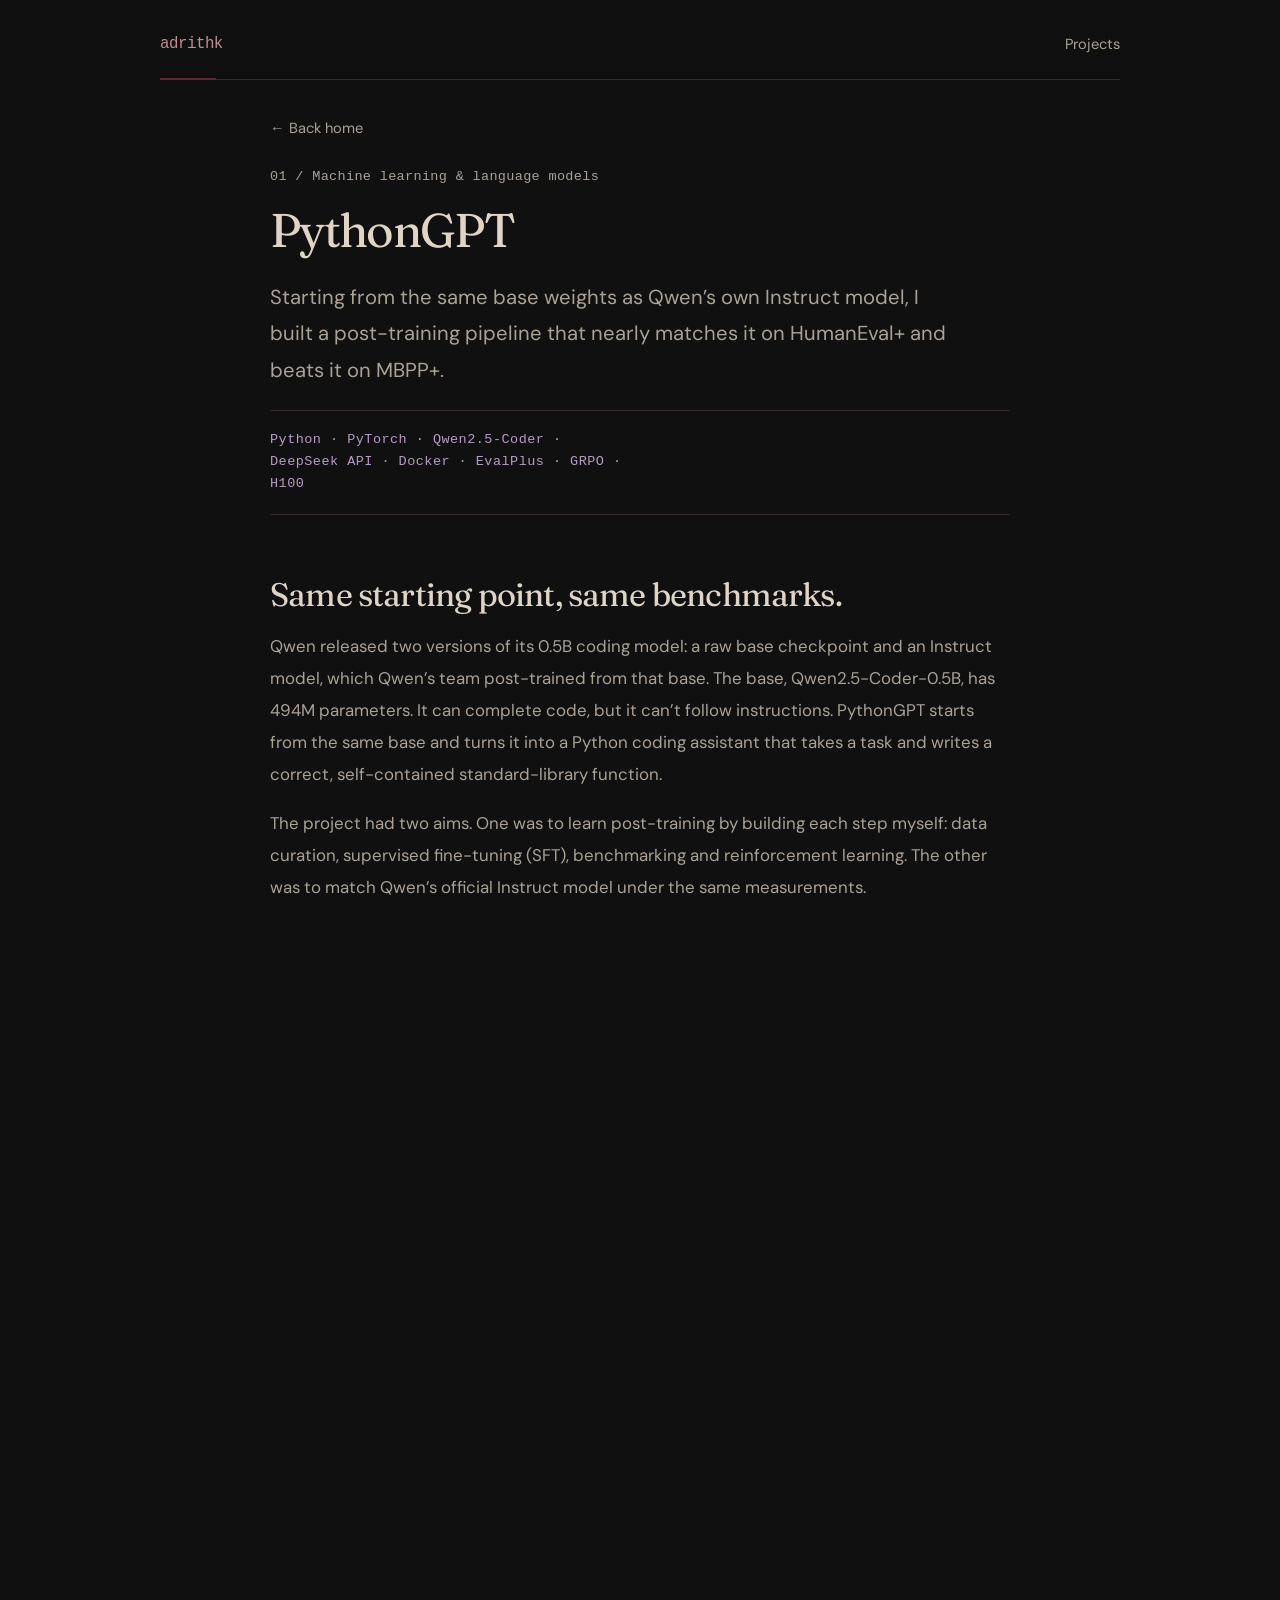
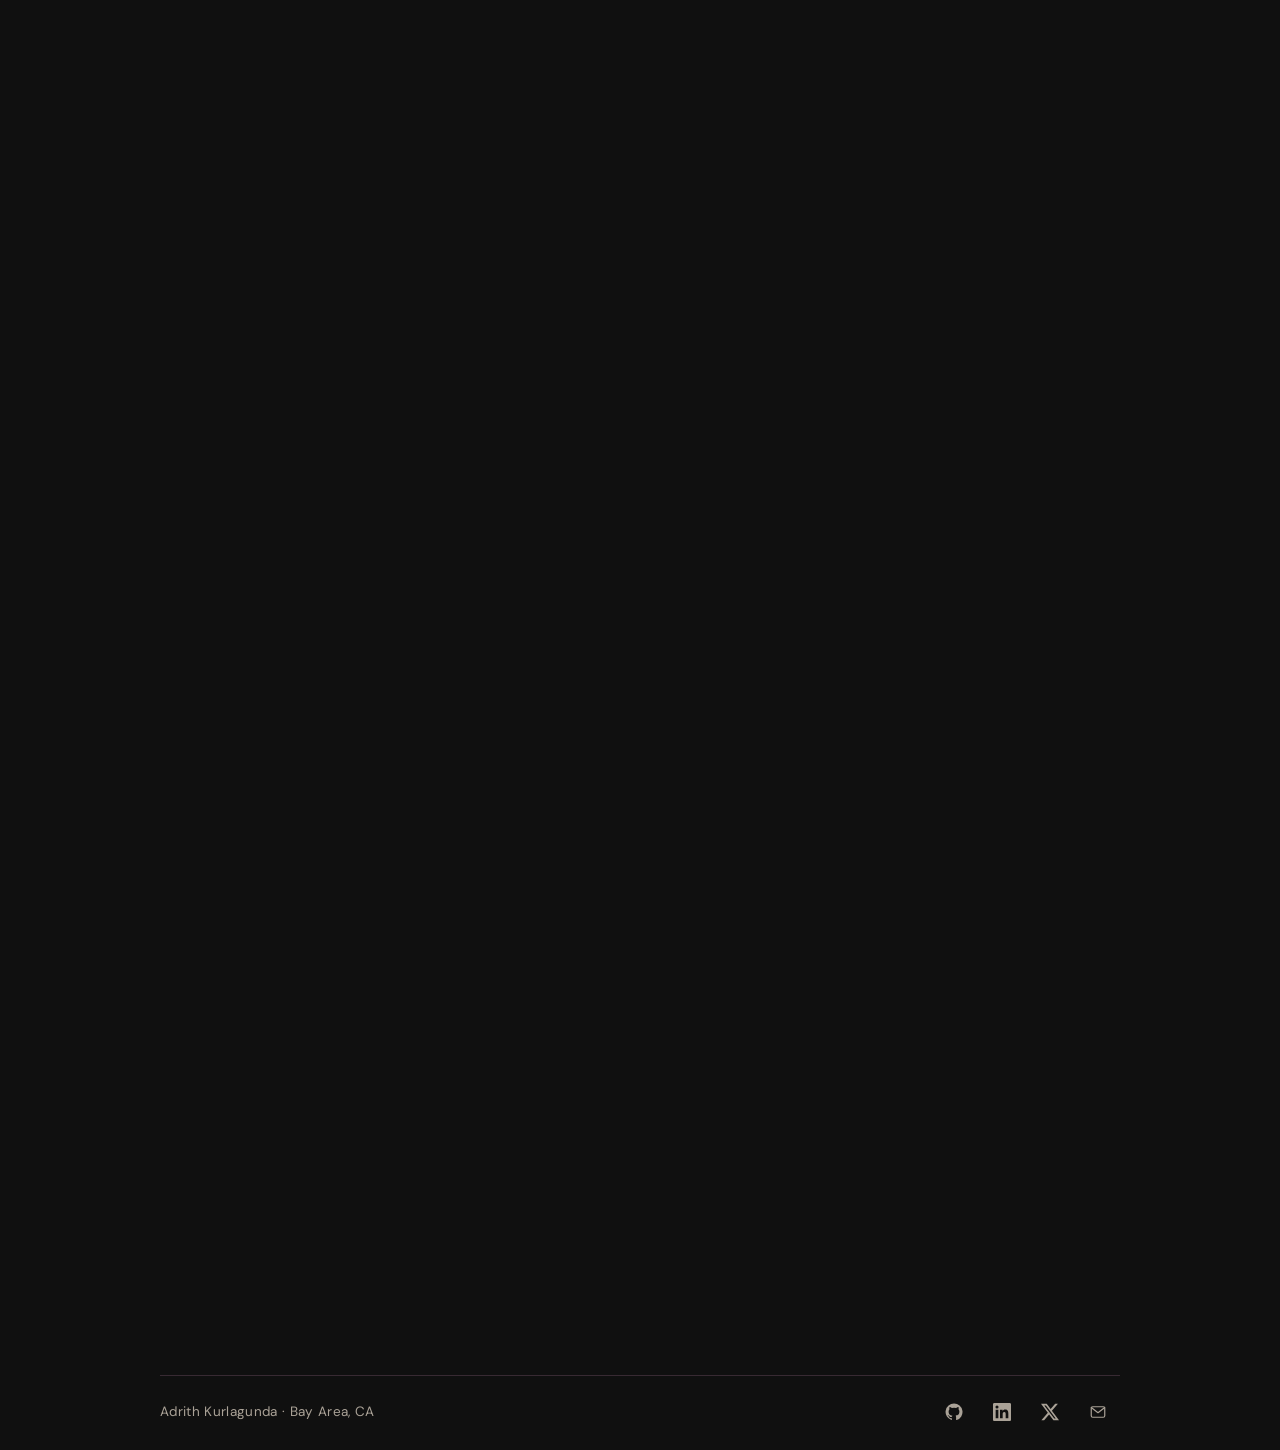
<file: projects/pythongpt/index.html>
<!doctype html>

<html lang="en">
<head>
<meta charset="utf-8">
<meta name="viewport" content="width=device-width, initial-scale=1">
<meta name="theme-color" content="#101010"><title>PythonGPT — Adrith Kurlagunda</title>
<meta name="description" content="A 0.5B-parameter Python coding model post-trained from Qwen2.5-Coder-0.5B base. It nearly matches Qwen's own Instruct model on HumanEval+ and beats it on MBPP+.">
<meta property="og:title" content="PythonGPT — Adrith Kurlagunda">
<meta property="og:description" content="A 0.5B-parameter Python coding model post-trained from Qwen2.5-Coder-0.5B base. It nearly matches Qwen's own Instruct model on HumanEval+ and beats it on MBPP+.">
<meta property="og:type" content="website">
<link rel="icon" type="image/svg+xml" href="../../assets/favicon.svg">
<link rel="preload" href="../../assets/fonts/fraunces-latin-400-normal.woff2" as="font" type="font/woff2" crossorigin>
<link rel="preload" href="../../assets/fonts/dm-sans-latin-400-normal.woff2" as="font" type="font/woff2" crossorigin>
<script src="../../assets/reveal.js?v=2" defer></script>
<link rel="stylesheet" href="../../styles.css?v=15">
<style>
/* Tables, chart and code styles for this page only. */
.figure-caption { color:var(--muted); font:0.75rem/1.7 var(--sans); margin:0 0 6px; }
.pg-table-wrap { overflow-x:auto; margin:22px 0 10px; border:1px solid var(--line); border-radius:3px; }
.pg-table { width:100%; border-collapse:collapse; font-size:0.8125rem; line-height:1.55; }
.pg-table th { padding:11px 14px; border-bottom:1px solid var(--line); color:var(--muted); font:400 0.6875rem/1.5 var(--mono); text-align:left; white-space:nowrap; }
.pg-table td { padding:11px 14px; border-bottom:1px solid var(--line); color:var(--muted); vertical-align:top; }
.pg-table tr:last-child td { border-bottom:0; }
.pg-table td:first-child { color:var(--ink); white-space:nowrap; }
.pg-table .num { text-align:right; white-space:nowrap; font-variant-numeric:tabular-nums; }
.pg-table td.num { color:var(--ink); }
.pg-table tr.is-final td { background:var(--wash-purple); }
.pg-table tr.is-final td:first-child { color:var(--accent); }
.pg-table tr.ref td, .pg-table tr.ref td.num { color:var(--muted); }
.pg-table tr.ref td:first-child { color:var(--muted); }
.pg-table tr.group-gap td { border-top:1px solid var(--purple-edge); }
.pg-table tr.total td { color:var(--ink); }
.pg-chart svg { color:var(--muted) !important; }
.pg-chart .pg-bar:hover path { opacity:1; }
.pg-chart .pg-bar:hover rect { fill:var(--wash-purple); }
.pg-links { display:flex; flex-wrap:wrap; gap:12px 26px; margin:18px 0 0; padding:0; list-style:none; }
.project-body .pg-links li { margin:0; padding:0; font-size:0.875rem; }
@media(max-width:560px) {
  .pg-table th, .pg-table td { padding:10px 10px; }
  .pg-table td:first-child { white-space:normal; min-width:96px; }
  .pg-table.wide { min-width:600px; }
}
</style>
</head>

<body><a class="skip" href="#main">Skip to content</a>
<div class="shell">
<header class="site-header"><a class="wordmark" href="../../index.html" aria-label="Adrith Kurlagunda, home"><span>adrithk</span></a>
<nav class="nav" aria-label="Main navigation"><a href="../index.html">Projects</a>
</nav>
</header>
<main id="main" tabindex="-1" class="project-main"><a class="back" href="../../index.html#work">← Back home</a>
<header class="project-header">
<p class="eyebrow">01 / Machine learning &amp; language models</p>
<h1>PythonGPT</h1>
<p class="project-lede">Starting from the same base weights as Qwen’s own Instruct model, I built a post-training pipeline that nearly matches it on HumanEval+ and beats it on MBPP+.</p>
<div class="project-meta"><span class="tags">Python · PyTorch · Qwen2.5-Coder · DeepSeek API · Docker · EvalPlus · GRPO · H100</span></div>
</header>
<div class="project-body">

<h2>Same starting point, same benchmarks.</h2>
<p>Qwen released two versions of its 0.5B coding model: a raw base checkpoint and an Instruct model, which Qwen’s team post-trained from that base. The base, Qwen2.5-Coder-0.5B, has 494M parameters. It can complete code, but it can’t follow instructions. PythonGPT starts from the same base and turns it into a Python coding assistant that takes a task and writes a correct, self-contained standard-library function.</p>
<p>The project had two aims. One was to learn post-training by building each step myself: data curation, supervised fine-tuning (SFT), benchmarking and reinforcement learning. The other was to match Qwen’s official Instruct model under the same measurements.</p>
<p>After three SFT stages and a final round of execution-reward RL (GRPO), the model passes 54.3% of HumanEval+ against the Instruct model’s 54.9%, and 53.4% of MBPP+ against 43.9%, with both models graded by the same harness.</p>

<dl class="project-facts" aria-label="Final model results">
<div><dt>HumanEval+</dt><dd>54.3%</dd></div>
<div><dt>MBPP+</dt><dd>53.4%</dd></div>
<div><dt>vs Qwen Instruct</dt><dd>−0.6 / +9.5</dd></div>
</dl>
<dl class="project-facts" aria-label="Model and training scale">
<div><dt>Parameters</dt><dd>0.49B</dd></div>
<div><dt>Training rounds</dt><dd>3 SFT + RL</dd></div>
<div><dt>Teacher data</dt><dd>≈$19</dd></div>
</dl>
<p class="facts-note">pass@1 with one greedy answer per task, a chat prompt, a 512-token answer limit, and EvalPlus grading in an isolated Docker container. “vs Qwen Instruct” is the difference in points on HumanEval+ / MBPP+ against Qwen2.5-Coder-0.5B-Instruct, graded under the same protocol.</p>

<figure class="project-study">
<span class="figure-label">Study / checkpoint lineage</span>
<svg viewBox="0 0 680 240" fill="none" role="img" aria-labelledby="pg-lineage-title pg-lineage-desc">
<title id="pg-lineage-title">Checkpoints from one base model</title>
<desc id="pg-lineage-desc">Qwen's Instruct model was post-trained by Qwen from the base model B0. My first SFT run, S1, trained B0 on one dataset and scored 28.0 on HumanEval+. The main track trained S2 from B0 on curated data (34.1), continued it into S3 with wider data (50.6), and finished with GRPO reinforcement learning (54.3), which is PythonGPT. Qwen Instruct scores 54.9.</desc>
<g stroke="currentColor" stroke-width="1.3">
<rect x="20" y="120" width="100" height="46" rx="4" fill="var(--paper)"/>
<path d="M120 143c25 0 25-80 50-80" opacity=".45"/><path d="m163 58 7 5-7 5" opacity=".45"/>
<rect x="170" y="40" width="100" height="46" rx="4" fill="var(--paper)" opacity=".6"/>
<path d="M120 143h44m-1-5 7 5-7 5" opacity=".65"/>
<rect x="170" y="120" width="100" height="46" rx="4" fill="var(--wash-purple)"/>
<path d="M270 143h44m-1-5 7 5-7 5" opacity=".65"/>
<rect x="320" y="120" width="100" height="46" rx="4" fill="var(--wash-purple)"/>
<path d="M420 143h44m-1-5 7 5-7 5" opacity=".65"/>
<rect x="470" y="120" width="100" height="46" rx="4" fill="var(--wash-purple)"/>
<path d="M570 143h25" opacity=".65"/>
<circle cx="612" cy="143" r="17"/><path d="m604 143 5 5 11-11"/>
</g>
<g font-family="var(--mono)" font-size="13" text-anchor="middle" fill="var(--ink)">
<text x="70" y="140">B0 · base</text>
<text x="220" y="60" opacity=".75">S1 · SFT</text>
<text x="220" y="140">S2 · SFT</text><text x="370" y="140">S3 · SFT</text><text x="520" y="140">GRPO · RL</text>
</g>
<g font-family="var(--mono)" font-size="11" text-anchor="middle" fill="var(--muted)">
<text x="70" y="157">9.1</text><text x="220" y="77">28.0</text><text x="220" y="157">34.1</text><text x="370" y="157">50.6</text><text x="520" y="157" fill="var(--accent)">54.3</text>
<text x="612" y="186">PythonGPT</text>
</g>
<g font-family="var(--mono)" font-size="11" fill="var(--muted)">
<text x="20" y="24">01 / BASE</text><text x="170" y="24">02 / FIRST SFT</text><text x="170" y="108">03 / MAIN TRACK</text>
</g>
<g stroke="currentColor" stroke-width="1.3" opacity=".5" stroke-dasharray="3 5"><path d="M70 166v30"/><rect x="20" y="196" width="100" height="30" rx="4"/></g>
<text x="70" y="215" font-family="var(--mono)" font-size="11" fill="var(--muted)" text-anchor="middle">Qwen Instruct</text>
<text x="132" y="215" font-family="var(--mono)" font-size="11" fill="var(--muted)">54.9</text>
</svg>
<figcaption>The number in each box is HumanEval+ pass@1. Qwen’s Instruct model and every one of my checkpoints start from the same base weights, so the final comparison is post-training against post-training. S1 was the first pass through the whole loop; S2 started again from the base with curated data.</figcaption>
</figure>

<h2>Head-to-head with Qwen’s Instruct model</h2>
<p>Published scores use each team’s own prompts and settings, so I downloaded the Instruct model and graded it with exactly the harness I use for my own checkpoints.</p>
<div class="pg-table-wrap">
<table class="pg-table">
<thead><tr><th>Benchmark</th><th class="num">PythonGPT</th><th class="num">Qwen Instruct</th><th class="num">Difference</th></tr></thead>
<tbody>
<tr><td>HumanEval</td><td class="num">56.1</td><td class="num">59.8</td><td class="num">−3.7</td></tr>
<tr class="is-final"><td>HumanEval+</td><td class="num">54.3</td><td class="num">54.9</td><td class="num">−0.6</td></tr>
<tr><td>MBPP</td><td class="num">60.3</td><td class="num">52.9</td><td class="num">+7.4</td></tr>
<tr class="is-final"><td>MBPP+</td><td class="num">53.4</td><td class="num">43.9</td><td class="num">+9.5</td></tr>
</tbody>
</table>
</div>
<p class="facts-note">pass@1, % of tasks, both models under my protocol. On LiveCodeBench v6 (January–April 2025), which no model here trained on, every small model is near zero: S3 solved 3 of 175 problems and Qwen Instruct 1 of 175.</p>

<h2>Four rounds of training, one yardstick</h2>
<p>Every checkpoint is graded with the same prompts, decoding settings, answer limit and sandbox, so each row isolates one change. HumanEval+ and MBPP+ tasks never enter the training data; the dataset build checks every row against all 542 of them.</p>
<figure class="project-study pg-chart">
<span class="figure-label">Chart / HumanEval+ by checkpoint</span>
<svg viewBox="0 0 680 256" fill="none" role="img" aria-labelledby="pg-chart-title pg-chart-desc">
<title id="pg-chart-title">HumanEval+ pass@1 for each checkpoint</title>
<desc id="pg-chart-desc">B0 base 9.1, S1 28.0, S2 34.1, S3 50.6, GRPO 54.3. Qwen Instruct, shown as a dashed reference line, scores 54.9.</desc>
<g stroke="var(--line)" stroke-width="1"><path d="M130 24v186M286.7 24v186M443.3 24v186M600 24v186"/></g>
<g font-family="var(--mono)" font-size="11" fill="var(--muted)" text-anchor="middle"><text x="130" y="228">0</text><text x="286.7" y="228">20</text><text x="443.3" y="228">40</text><text x="600" y="228">60</text></g>
<text x="365" y="250" font-family="var(--mono)" font-size="11" fill="var(--muted)" text-anchor="middle">HumanEval+ pass@1 (%)</text>
<g font-family="var(--mono)" font-size="12">
<g class="pg-bar"><title>B0 · base: 9.1 HumanEval+ · Qwen2.5-Coder-0.5B base, no post-training</title><rect x="0" y="26" width="680" height="36" fill="transparent"/><text x="112" y="48" text-anchor="end" fill="var(--ink)">B0 · base</text><path d="M130 34h67.3a4 4 0 0 1 4 4v12a4 4 0 0 1-4 4H130Z" fill="var(--accent)" opacity=".45"/><text x="676" y="48" text-anchor="end" fill="var(--ink)">9.1</text></g>
<g class="pg-bar"><title>S1 · SFT: 28.0 HumanEval+ · First SFT on OpenCoder educational_instruct</title><rect x="0" y="62" width="680" height="36" fill="transparent"/><text x="112" y="84" text-anchor="end" fill="var(--ink)">S1 · SFT</text><path d="M130 70h215.3a4 4 0 0 1 4 4v12a4 4 0 0 1-4 4H130Z" fill="var(--accent)" opacity=".45"/><text x="676" y="84" text-anchor="end" fill="var(--ink)">28.0</text></g>
<g class="pg-bar"><title>S2 · SFT: 34.1 HumanEval+ · Curated 197K-row SFT</title><rect x="0" y="98" width="680" height="36" fill="transparent"/><text x="112" y="120" text-anchor="end" fill="var(--ink)">S2 · SFT</text><path d="M130 106h263.1a4 4 0 0 1 4 4v12a4 4 0 0 1-4 4H130Z" fill="var(--accent)" opacity=".45"/><text x="676" y="120" text-anchor="end" fill="var(--ink)">34.1</text></g>
<g class="pg-bar"><title>S3 · SFT: 50.6 HumanEval+ · KodCode and wider data, continued from S2</title><rect x="0" y="134" width="680" height="36" fill="transparent"/><text x="112" y="156" text-anchor="end" fill="var(--ink)">S3 · SFT</text><path d="M130 142h392.4a4 4 0 0 1 4 4v12a4 4 0 0 1-4 4H130Z" fill="var(--accent)" opacity=".45"/><text x="676" y="156" text-anchor="end" fill="var(--ink)">50.6</text></g>
<g class="pg-bar"><title>GRPO · RL: 54.3 HumanEval+ · execution-reward RL from S3 · PythonGPT</title><rect x="0" y="170" width="680" height="36" fill="transparent"/><text x="112" y="192" text-anchor="end" fill="var(--accent)">GRPO · RL</text><path d="M130 178h421.3a4 4 0 0 1 4 4v12a4 4 0 0 1-4 4H130Z" fill="var(--accent)"/><text x="676" y="192" text-anchor="end" fill="var(--ink)">54.3</text></g>
</g>
<path d="M560 24v186" stroke="var(--ink)" stroke-width="1.3" stroke-dasharray="4 4" opacity=".7"/>
<text x="560" y="16" font-family="var(--mono)" font-size="11" fill="var(--ink)" text-anchor="middle">Qwen Instruct · 54.9</text>
</svg>
<figcaption>The dashed line is Qwen’s Instruct model under the same protocol. The base scores low here partly because it was never trained to stop after an answer: many of its replies ran to the token limit.</figcaption>
</figure>
<div class="pg-table-wrap">
<table class="pg-table wide">
<thead><tr><th>Checkpoint</th><th>What changed</th><th class="num">HumanEval</th><th class="num">HumanEval+</th><th class="num">MBPP</th><th class="num">MBPP+</th></tr></thead>
<tbody>
<tr><td>B0</td><td>Qwen2.5-Coder-0.5B base, no post-training</td><td class="num">11.6</td><td class="num">9.1</td><td class="num">–</td><td class="num">–</td></tr>
<tr><td>S1</td><td>First SFT · OpenCoder educational set, ~118K rows</td><td class="num">30.5</td><td class="num">28.0</td><td class="num">–</td><td class="num">–</td></tr>
<tr><td>S2</td><td>Curated SFT · 197K test-verified rows</td><td class="num">36.6</td><td class="num">34.1</td><td class="num">55.3</td><td class="num">48.7</td></tr>
<tr><td>S3</td><td>S2 + KodCode and wider data</td><td class="num">53.7</td><td class="num">50.6</td><td class="num">60.3</td><td class="num">51.1</td></tr>
<tr class="is-final"><td>GRPO · PythonGPT</td><td>S3 + GRPO on executed tests</td><td class="num">56.1</td><td class="num">54.3</td><td class="num">60.3</td><td class="num">53.4</td></tr>
<tr class="ref group-gap"><td>Qwen Instruct</td><td>Qwen’s own post-training of B0, graded here</td><td class="num">59.8</td><td class="num">54.9</td><td class="num">52.9</td><td class="num">43.9</td></tr>
</tbody>
</table>
</div>
<p class="facts-note">pass@1, % of tasks, every row graded by the same harness. MBPP was not run for B0 and S1.</p>

<h2>S1: the first pass</h2>
<p>The first checkpoint trained on the full OpenCoder <code>educational_instruct</code> subset, about 118K rows, in Qwen’s chat format, with loss computed only on the answer. It ran on my home PC (an RX 9070 XT under ROCm in WSL2), which first meant tracking down missing ROCm runtime libraries. Late in the run the loss turned into NaN; I recovered by resuming from a checkpoint saved before the failure.</p>
<p>The same stage produced the evaluation tools every later row depends on: an inference script, HumanEval+ answer generation and a sandboxed Docker grader. S1 scored 28.0% on HumanEval+, up from 9.1%.</p>

<h2>Building the training set</h2>
<p>More rows of the same kind were not likely to help, so for S2 I rebuilt the data around one rule: a row counts only if its code runs and its tests pass. Each source gets its own adapter. The adapters keep code only, reject third-party imports and unsafe calls, re-run each row’s tests in Docker, and remove exact and near repeats. They also compare every row against all 542 HumanEval+ and MBPP+ tasks by function name and wording, so benchmark tasks stay out of training.</p>
<div class="pg-table-wrap">
<table class="pg-table wide">
<thead><tr><th>Source</th><th>What it is</th><th class="num">Verified rows</th></tr></thead>
<tbody>
<tr><td>OpenCodeInstruct</td><td>NVIDIA’s 5M synthetic rows, all read; 422K passed the strict filter and the Docker re-run</td><td class="num">420,682</td></tr>
<tr><td>Self-OSS-Instruct</td><td>BigCode’s execution-filtered instructions, after repeats were removed</td><td class="num">40,104</td></tr>
<tr><td>DeepSeek distillation</td><td>My own teacher-written problems with verified solutions and tests</td><td class="num">3,071</td></tr>
<tr><td>KodCode</td><td>Added for S3; prompts in the signature-plus-docstring shape HumanEval uses</td><td class="num">83,875</td></tr>
<tr class="total group-gap"><td>S2 training set</td><td>Curated mix · 77M tokens</td><td class="num">197,374</td></tr>
<tr class="total"><td>S3 training set</td><td>New KodCode and OpenCodeInstruct rows plus a 15% replay of S2 · 118M tokens</td><td class="num">265,427</td></tr>
</tbody>
</table>
</div>
<p class="facts-note">A study of why OpenCodeInstruct rows failed the filter showed that most rejected rows had broken generated tests, not broken code.</p>
<p>The checks also caught a leak in the data itself: 20% of KodCode prompts ended with their own pytest tests, so the model could see the answer’s test cases inside the question. I found and fixed the bug before it reached training.</p>

<h3>Distilling a teacher</h3>
<p>Asking a model to “be diverse” produces repeats, so the program decides the mix. It assigns each question a skill from a list of about 235, a form and a difficulty, and DeepSeek writes the questions. A second stage writes a solution plus six to ten test asserts for each. A third runs every solution against its tests in a locked-down Docker container. After a review I tightened the checks: every test must call the function, the signature must match the question, stubs must include docstring examples that the solution passes, and a retry must also pass the test that failed the earlier attempt.</p>
<dl class="project-facts" aria-label="Distillation results">
<div><dt>Verified rows</dt><dd>3,071</dd></div>
<div><dt>Skills</dt><dd>~235</dd></div>
<div><dt>API cost</dt><dd>≈$19</dd></div>
</dl>

<h2>Training</h2>
<h3>A hand-written training loop</h3>
<p>For S2 I replaced the library trainer (TRL’s <code>SFTTrainer</code>) with <code>train_torch.py</code>, a training loop written by hand in plain PyTorch. Batches are capped by padded token count rather than row count, so long and short rows don’t waste memory on padding. Loss is averaged per token over each 64-row update however it is split into chunks, so splitting never changes the gradient. The schedule is warmup followed by cosine decay, with gradient clipping, and checkpoints resume exactly. Before renting a GPU, I checked the loop against TRL on one batch and tested resume on my Mac.</p>

<h3>S2 and S3 on rented H100s</h3>
<div class="pg-table-wrap">
<table class="pg-table wide">
<thead><tr><th>Run</th><th>Starts from</th><th class="num">Rows</th><th class="num">Tokens</th><th class="num">Epochs</th><th>Time · cost</th></tr></thead>
<tbody>
<tr><td>S2</td><td>B0 base</td><td class="num">197K</td><td class="num">77M</td><td class="num">3</td><td>≈$9.50 on Vast.ai, failed runs included</td></tr>
<tr><td>S3</td><td>S2, epoch-2 checkpoint</td><td class="num">265K</td><td class="num">118M</td><td class="num">2</td><td>102 minutes</td></tr>
</tbody>
</table>
</div>
<p class="facts-note">1× H100 · AdamW · peak LR 5e-5 · 64 rows per update · bf16 autocast.</p>
<ul>
<li><strong>NaN gradients.</strong> The first S2 runs died with non-finite gradients. The cause was PyTorch’s cuDNN attention kernel on padded bf16 batches; turning that kernel off fixed it.</li>
<li><strong>Memorization.</strong> In S2’s third epoch, validation loss jumped: the model had started memorizing. S3 continued from the epoch-2 checkpoint instead.</li>
<li><strong>Loss picked the wrong checkpoint.</strong> In S3, the checkpoint with the lowest validation loss was worse on every benchmark than the final one. From then on, checkpoints were chosen by running tests.</li>
</ul>
<p>S3 shrank the gap to Qwen on HumanEval+ from 34 tasks to 7.</p>

<h2>Reinforcement learning on executed tests</h2>
<p>Before RL, I read S3’s failures task by task. They were mostly logic errors that contradict the examples in the prompt, not formatting problems. S3 solves 72% of HumanEval+ tasks in at least one of 10 samples (pass@10), and 39% of unseen tasks gave mixed pass and fail results across samples. Mixed results are what RL needs to learn from.</p>
<p>The GRPO trainer samples eight answers to each task, runs each one against hidden tests, and gives a reward of 1 only if every test passes. Advantages are normalized within each task’s group of eight, so passing answers become more likely relative to failing ones on the same task.</p>
<div class="pg-table-wrap">
<table class="pg-table">
<thead><tr><th>Setting</th><th>Value</th></tr></thead>
<tbody>
<tr><td>Starts from</td><td>S3</td></tr>
<tr><td>Each step</td><td>16 tasks × 8 answers</td></tr>
<tr><td>Reward</td><td>1 if all tests pass, 0 otherwise</td></tr>
<tr><td>Advantage</td><td>Normalized within each task’s group of 8</td></tr>
<tr><td>Task pool</td><td>6,416 unused verified tasks, benchmark look-alikes removed</td></tr>
<tr><td>Learning rate</td><td>3e-6, best of three variants</td></tr>
<tr><td>Hardware</td><td>1× H100</td></tr>
</tbody>
</table>
</div>
<p>The best run added 3.7 points on HumanEval+ and 2.3 on MBPP+ over S3. Those gains are small and close to run-to-run noise.</p>

<h2>What I learned</h2>
<ul>
<li><strong>Data mattered most.</strong> Distinct, test-verified data that matches the benchmark’s prompt shape (a signature plus a docstring) gave far bigger jumps than tuning the recipe. The S2 → S3 data change alone was worth 16.5 points on HumanEval+.</li>
<li><strong>Choose models by running tests.</strong> Validation loss and the small held-out pass rate both picked the wrong checkpoint or learning rate.</li>
<li><strong>More epochs memorize.</strong> The third pass over the data hurt; adding more distinct rows helped.</li>
<li><strong>Make runs reproducible.</strong> Every run has a log, revisions are pinned, and comparisons use the same protocol, all recorded in the training log.</li>
</ul>

<h2>Limits</h2>
<ul>
<li>The model answers only in code, never in prose, because every training answer was code-only. Chat-style SFT rows would fix this.</li>
<li>GRPO gains are close to noise. Bigger or better-targeted RL runs are the obvious next experiment.</li>
<li>Small models, mine and Qwen’s, are near zero on unseen competition problems (LiveCodeBench). These benchmarks measure short standard-library functions.</li>
<li>The benchmark screen matches function names and wording; it can’t catch the same problem in different words, and the base model’s pretraining data can’t be audited.</li>
<li>In distillation, the teacher writes both the solution and its tests, so a shared misunderstanding can pass.</li>
</ul>

<ul class="pg-links">
<li><a href="https://github.com/adrithk/pythongpt">Code on GitHub</a></li>
<li><a href="https://github.com/adrithk/pythongpt/blob/main/TRAINING_LOG.md">Training log</a></li>
</ul>
</div>
<nav class="project-next" aria-label="Project navigation"><a class="back-home" href="../../index.html">← Back home</a><a href="../autonomous-mapping-robot/index.html"><span class="next-label">Next project</span><span class="next-title">Indoor mapping robot</span></a></nav>
</main>
<footer class="site-footer"><span>Adrith Kurlagunda <span aria-hidden="true">·</span> Bay Area, CA</span><nav class="footer-socials" aria-label="Social links">
<a href="https://github.com/adrithk" aria-label="GitHub" title="GitHub"><svg viewBox="0 0 24 24" fill="currentColor" aria-hidden="true"><path d="M12 .75a11.25 11.25 0 0 0-3.558 21.923c.563.103.769-.244.769-.542 0-.267-.01-.975-.015-1.914-3.13.68-3.79-1.508-3.79-1.508-.512-1.3-1.25-1.646-1.25-1.646-1.022-.699.078-.685.078-.685 1.13.079 1.724 1.16 1.724 1.16 1.005 1.722 2.638 1.225 3.28.937.103-.728.393-1.225.715-1.507-2.5-.285-5.128-1.25-5.128-5.566 0-1.23.44-2.232 1.16-3.02-.116-.284-.503-1.43.11-2.98 0 0 .946-.303 3.095 1.153a10.79 10.79 0 0 1 5.635 0c2.148-1.456 3.093-1.154 3.093-1.154.614 1.55.228 2.697.112 2.981.722.788 1.158 1.79 1.158 3.02 0 4.328-2.632 5.278-5.14 5.557.404.35.766 1.042.766 2.1 0 1.516-.014 2.739-.014 3.111 0 .3.203.65.774.54A11.252 11.252 0 0 0 12 .75Z"/></svg></a>
<a href="https://www.linkedin.com/in/adrith-kurlagunda-428865277/" aria-label="LinkedIn" title="LinkedIn"><svg viewBox="0 0 24 24" fill="currentColor" aria-hidden="true"><path d="M20.447 20.452h-3.554v-5.569c0-1.328-.027-3.037-1.852-3.037-1.853 0-2.136 1.445-2.136 2.939v5.667H9.351V9h3.414v1.561h.049c.476-.9 1.637-1.85 3.37-1.85 3.601 0 4.267 2.37 4.267 5.455v6.286ZM5.337 7.433a2.062 2.062 0 1 1 0-4.124 2.062 2.062 0 0 1 0 4.124Zm1.782 13.019H3.555V9h3.564v11.452ZM22.225 0H1.771C.792 0 0 .774 0 1.729v20.542C0 23.227.792 24 1.771 24h20.451C23.2 24 24 23.227 24 22.271V1.729C24 .774 23.2 0 22.222 0h.003Z"/></svg></a>
<a href="https://x.com/adrithk82" aria-label="X" title="X"><svg viewBox="0 0 24 24" fill="currentColor" aria-hidden="true"><path d="M18.901 1.153h3.68l-8.04 9.19L24 22.846h-7.406l-5.8-7.584-6.64 7.584H.47l8.6-9.835L0 1.154h7.594l5.243 6.932 6.064-6.933ZM17.61 20.64h2.039L6.486 3.24H4.298L17.61 20.64Z"/></svg></a>
<a href="mailto:adrithk@g.ucla.edu" aria-label="Email Adrith" title="Email"><svg viewBox="0 0 24 24" fill="none" stroke="currentColor" stroke-width="1.6" stroke-linecap="round" stroke-linejoin="round" aria-hidden="true"><rect x="3" y="5" width="18" height="14" rx="2"/><path d="m3 6 9 7 9-7"/></svg></a>
</nav>
</footer>
</div>
</body>
</html>
</file>
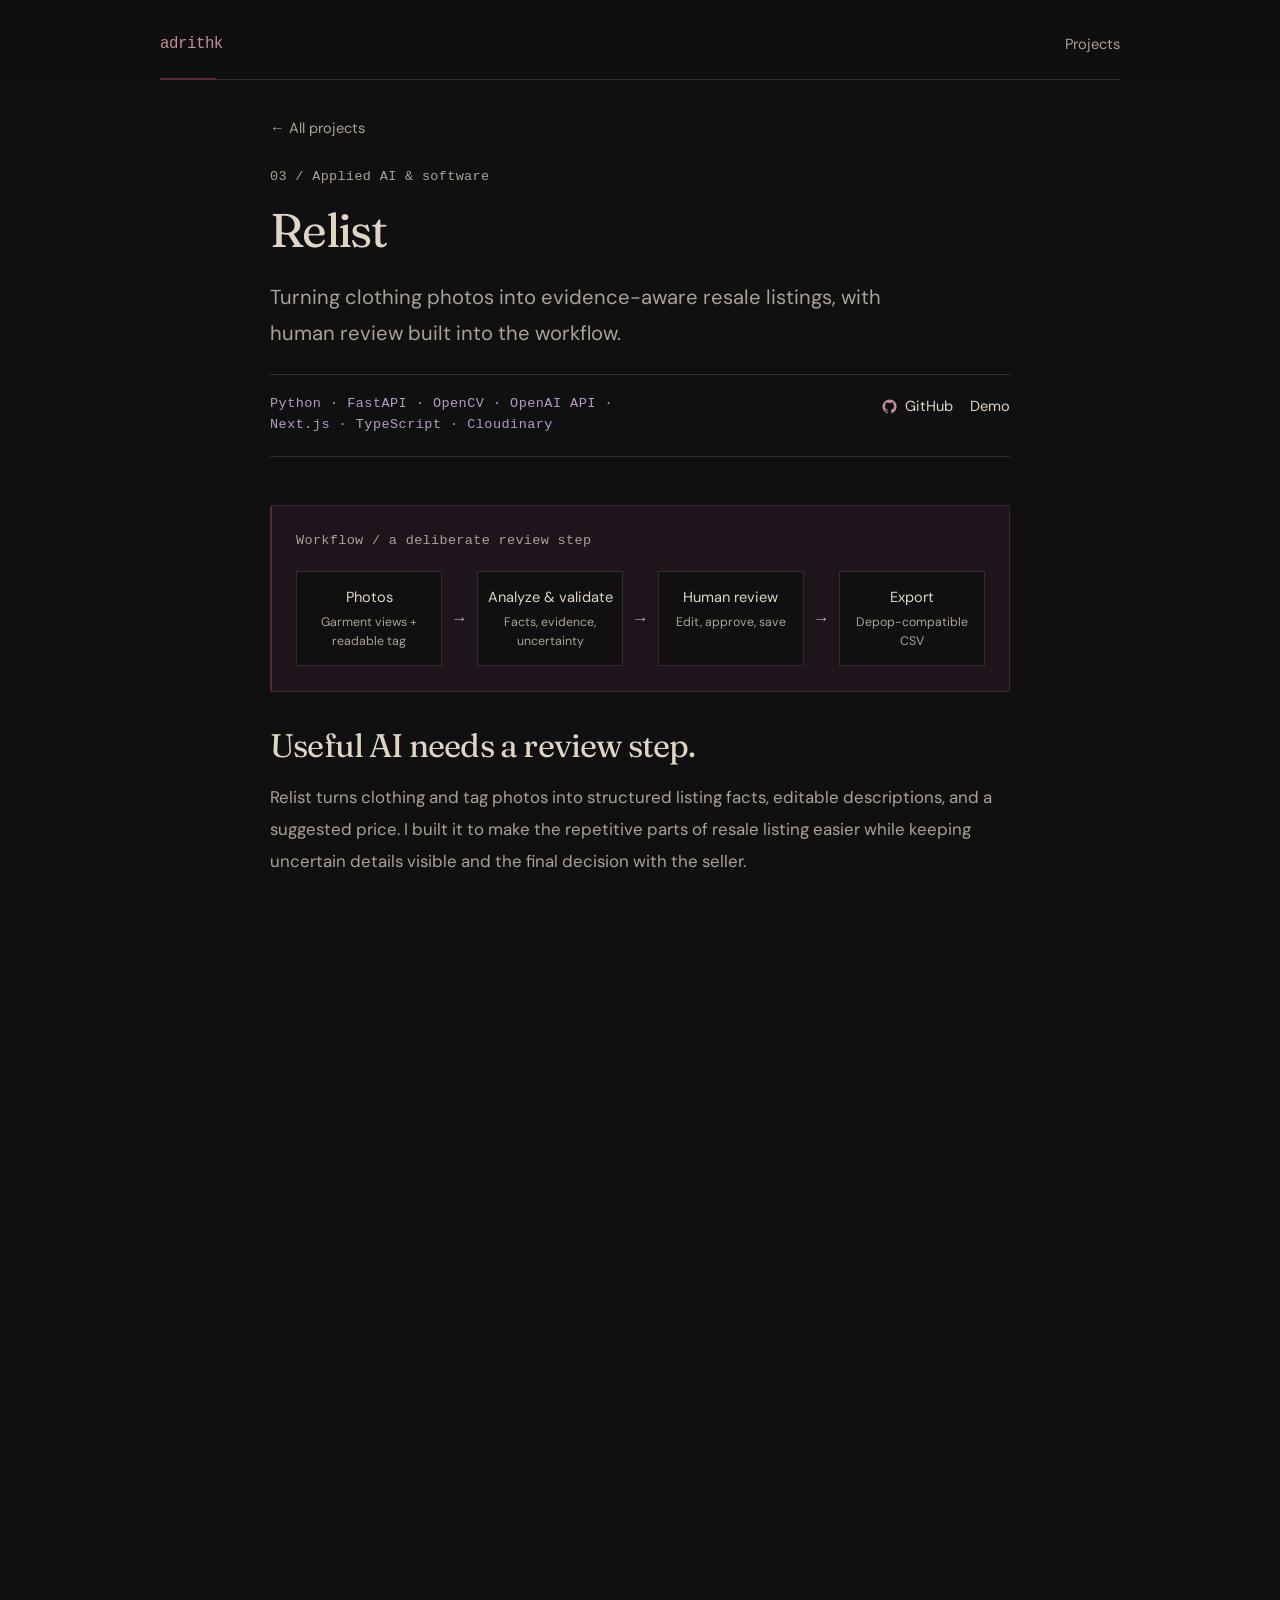
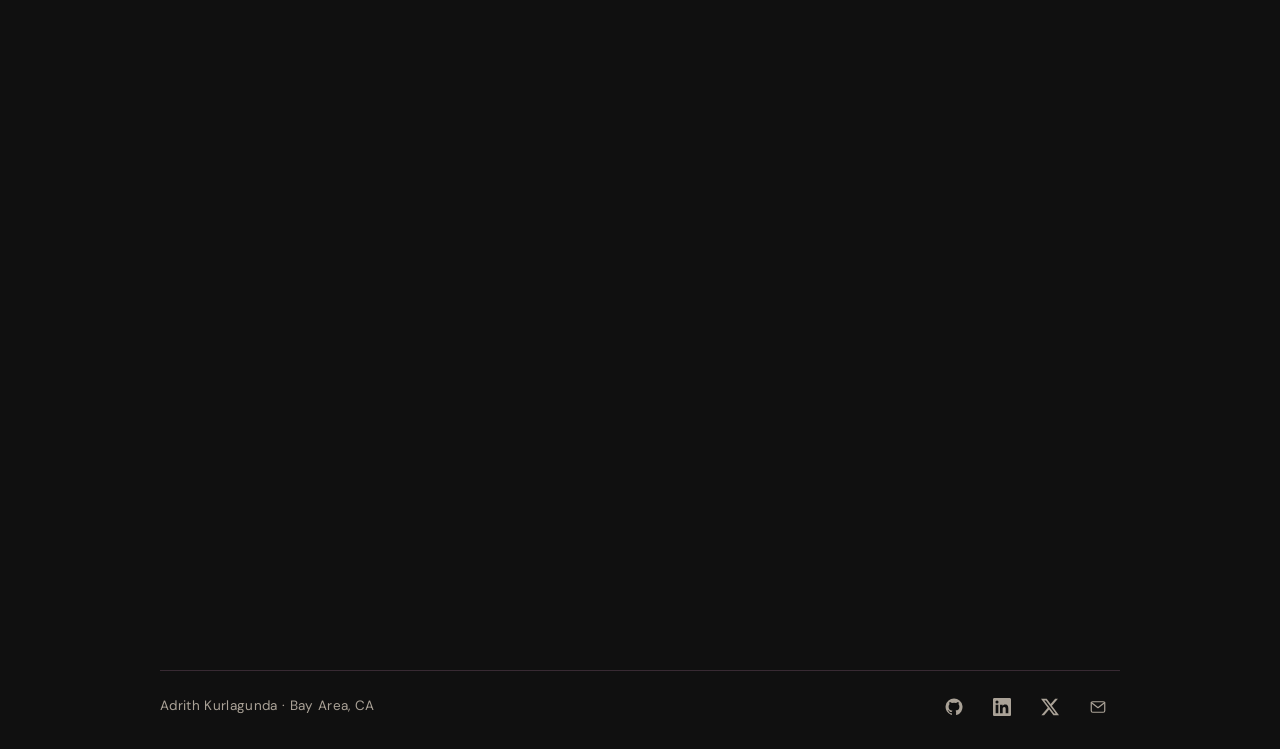
<file: projects/relist/index.html>
<!doctype html>

<html lang="en">
<head>
<meta charset="utf-8">
<meta name="viewport" content="width=device-width, initial-scale=1">
<meta name="theme-color" content="#101010"><title>Relist — Adrith Kurlagunda</title>
<meta name="description" content="Turning clothing photos into evidence-aware resale listings, with human review built into the workflow.">
<meta property="og:title" content="Relist — Adrith Kurlagunda">
<meta property="og:description" content="Turning clothing photos into evidence-aware resale listings, with human review built into the workflow.">
<meta property="og:type" content="website">
<link rel="icon" type="image/svg+xml" href="../../assets/favicon.svg">
<link rel="preload" href="../../assets/fonts/fraunces-latin-400-normal.woff2" as="font" type="font/woff2" crossorigin>
<link rel="preload" href="../../assets/fonts/dm-sans-latin-400-normal.woff2" as="font" type="font/woff2" crossorigin>
<script src="../../assets/reveal.js?v=2" defer></script>
<link rel="stylesheet" href="../../styles.css?v=15">
</head>

<body><a class="skip" href="#main">Skip to content</a>
<div class="shell">
<header class="site-header"><a class="wordmark" href="../../index.html" aria-label="Adrith Kurlagunda, home"><span>adrithk</span></a>
<nav class="nav" aria-label="Main navigation"><a href="../index.html">Projects</a>
</nav>
</header>
<main id="main" tabindex="-1" class="project-main"><a class="back" href="../index.html">← All projects</a>
<header class="project-header">
<p class="eyebrow">03 / Applied AI & software
</p>
<h1>Relist
</h1>
<p class="project-lede">Turning clothing photos into evidence-aware resale listings, with human review built into the workflow.
</p>
<div class="project-meta"><span class="tags">Python · FastAPI · OpenCV · OpenAI API · Next.js · TypeScript · Cloudinary</span>
<div class="socials"><a href="https://github.com/adrithk/Resale-Automator"><svg viewBox="0 0 24 24" fill="currentColor" aria-hidden="true"><path d="M12 .75a11.25 11.25 0 0 0-3.558 21.923c.563.103.769-.244.769-.542 0-.267-.01-.975-.015-1.914-3.13.68-3.79-1.508-3.79-1.508-.512-1.3-1.25-1.646-1.25-1.646-1.022-.699.078-.685.078-.685 1.13.079 1.724 1.16 1.724 1.16 1.005 1.722 2.638 1.225 3.28.937.103-.728.393-1.225.715-1.507-2.5-.285-5.128-1.25-5.128-5.566 0-1.23.44-2.232 1.16-3.02-.116-.284-.503-1.43.11-2.98 0 0 .946-.303 3.095 1.153a10.79 10.79 0 0 1 5.635 0c2.148-1.456 3.093-1.154 3.093-1.154.614 1.55.228 2.697.112 2.981.722.788 1.158 1.79 1.158 3.02 0 4.328-2.632 5.278-5.14 5.557.404.35.766 1.042.766 2.1 0 1.516-.014 2.739-.014 3.111 0 .3.203.65.774.54A11.252 11.252 0 0 0 12 .75Z"/></svg><span>GitHub</span></a><a href="https://github.com/adrithk/Resale-Automator/releases/download/demo-2026-09-03/relist-demo.mp4">Demo</a>
</div>
</div>
</header>
<div class="project-body">
<div class="diagram"><span class="figure-label">Workflow / a deliberate review step</span>
<div class="flow">
<div class="flow-node">Photos<small>Garment views + readable tag</small>
</div><span class="flow-arrow" aria-hidden="true">→</span>
<div class="flow-node">Analyze & validate<small>Facts, evidence, uncertainty</small>
</div><span class="flow-arrow" aria-hidden="true">→</span>
<div class="flow-node">Human review<small>Edit, approve, save</small>
</div><span class="flow-arrow" aria-hidden="true">→</span>
<div class="flow-node">Export<small>Depop-compatible CSV</small>
</div>
</div>
</div>

<h2>Useful AI needs a review step.
</h2>
<p>Relist turns clothing and tag photos into structured listing facts, editable descriptions, and a suggested price. I built it to make the repetitive parts of resale listing easier while keeping uncertain details visible and the final decision with the seller.
</p>
<p>A Next.js interface handles photo intake and review. Behind it, a Python and FastAPI pipeline checks image quality, calls the OpenAI Responses API, validates the proposed facts, and prepares the approved listing for export.
</p>

<h2>What I built
</h2>
<ul>
<li><strong>Evidence-aware extraction.</strong> Model-proposed facts include confidence and photo provenance. Validation blocks unreadable tags and preserves unknown or conflicting details for review.
</li>
<li><strong>Deterministic marketplace mapping.</strong> Category is resolved before size. Versioned vocabularies map fields to Depop values, including jeans waist/inseam parsing and brand aliases.
</li>
<li><strong>A review and approval interface.</strong> Sellers can edit facts, listing text, and price. Edits pass validation again before approval and local saving.
</li>
<li><strong>Repeatable export.</strong> Approved photos are hosted on Cloudinary with content-derived IDs and caching. The export preserves the required leading rows of Depop’s version-6 CSV template.
</li>
</ul>

<h2>Separate prediction from validation.
</h2>
<p>Image analysis, fact checking, listing text, and model-assisted pricing have separate responsibilities. The model suggests; deterministic checks decide whether those suggestions are valid enough to move into review. Provider requests use strict structured outputs and bounded retries.
</p>
<div class="callout">
<p><strong>The workflow ends at export.</strong> Relist produces a CSV for manual import into Depop’s Selling Hub. It does not publish listings automatically. Prices are model suggestions, rather than researched marketplace averages.
</p>
</div>

<h2>Demo & verification
</h2>
<p class="links-note"><a href="https://github.com/adrithk/Resale-Automator/releases/download/demo-2026-09-03/relist-demo.mp4">Watch the one-minute demo</a> to see photo intake, review, and CSV export. The app runs locally; the recording can be viewed without configuring the app.
</p>
<p>The repository documents 150 passing offline tests covering photo handling, fact validation, pricing, saving, and export, along with a successful frontend production build. Provider responses were simulated for those tests; they do not establish live model accuracy or speed.
</p>
<p class="links-note">Read the <a href="https://github.com/adrithk/Resale-Automator">implementation, setup instructions, and project tradeoffs on GitHub</a>.
</p>
</div>
<nav class="project-next" aria-label="Project navigation"><a class="back-home" href="../../index.html">← Back home</a><a href="../solar-water-purification/index.html"><span class="next-label">Next project</span><span class="next-title">Patented solar water purification system</span></a>
</nav>
</main>
<footer class="site-footer"><span>Adrith Kurlagunda <span aria-hidden="true">·</span> Bay Area, CA</span><nav class="footer-socials" aria-label="Social links">
<a href="https://github.com/adrithk" aria-label="GitHub" title="GitHub"><svg viewBox="0 0 24 24" fill="currentColor" aria-hidden="true"><path d="M12 .75a11.25 11.25 0 0 0-3.558 21.923c.563.103.769-.244.769-.542 0-.267-.01-.975-.015-1.914-3.13.68-3.79-1.508-3.79-1.508-.512-1.3-1.25-1.646-1.25-1.646-1.022-.699.078-.685.078-.685 1.13.079 1.724 1.16 1.724 1.16 1.005 1.722 2.638 1.225 3.28.937.103-.728.393-1.225.715-1.507-2.5-.285-5.128-1.25-5.128-5.566 0-1.23.44-2.232 1.16-3.02-.116-.284-.503-1.43.11-2.98 0 0 .946-.303 3.095 1.153a10.79 10.79 0 0 1 5.635 0c2.148-1.456 3.093-1.154 3.093-1.154.614 1.55.228 2.697.112 2.981.722.788 1.158 1.79 1.158 3.02 0 4.328-2.632 5.278-5.14 5.557.404.35.766 1.042.766 2.1 0 1.516-.014 2.739-.014 3.111 0 .3.203.65.774.54A11.252 11.252 0 0 0 12 .75Z"/></svg></a>
<a href="https://www.linkedin.com/in/adrith-kurlagunda-428865277/" aria-label="LinkedIn" title="LinkedIn"><svg viewBox="0 0 24 24" fill="currentColor" aria-hidden="true"><path d="M20.447 20.452h-3.554v-5.569c0-1.328-.027-3.037-1.852-3.037-1.853 0-2.136 1.445-2.136 2.939v5.667H9.351V9h3.414v1.561h.049c.476-.9 1.637-1.85 3.37-1.85 3.601 0 4.267 2.37 4.267 5.455v6.286ZM5.337 7.433a2.062 2.062 0 1 1 0-4.124 2.062 2.062 0 0 1 0 4.124Zm1.782 13.019H3.555V9h3.564v11.452ZM22.225 0H1.771C.792 0 0 .774 0 1.729v20.542C0 23.227.792 24 1.771 24h20.451C23.2 24 24 23.227 24 22.271V1.729C24 .774 23.2 0 22.222 0h.003Z"/></svg></a>
<a href="https://x.com/adrithk82" aria-label="X" title="X"><svg viewBox="0 0 24 24" fill="currentColor" aria-hidden="true"><path d="M18.901 1.153h3.68l-8.04 9.19L24 22.846h-7.406l-5.8-7.584-6.64 7.584H.47l8.6-9.835L0 1.154h7.594l5.243 6.932 6.064-6.933ZM17.61 20.64h2.039L6.486 3.24H4.298L17.61 20.64Z"/></svg></a>
<a href="mailto:adrithk@g.ucla.edu" aria-label="Email Adrith" title="Email"><svg viewBox="0 0 24 24" fill="none" stroke="currentColor" stroke-width="1.6" stroke-linecap="round" stroke-linejoin="round" aria-hidden="true"><rect x="3" y="5" width="18" height="14" rx="2"/><path d="m3 6 9 7 9-7"/></svg></a>
</nav>
</footer>
</div>
</body>
</html>
</file>
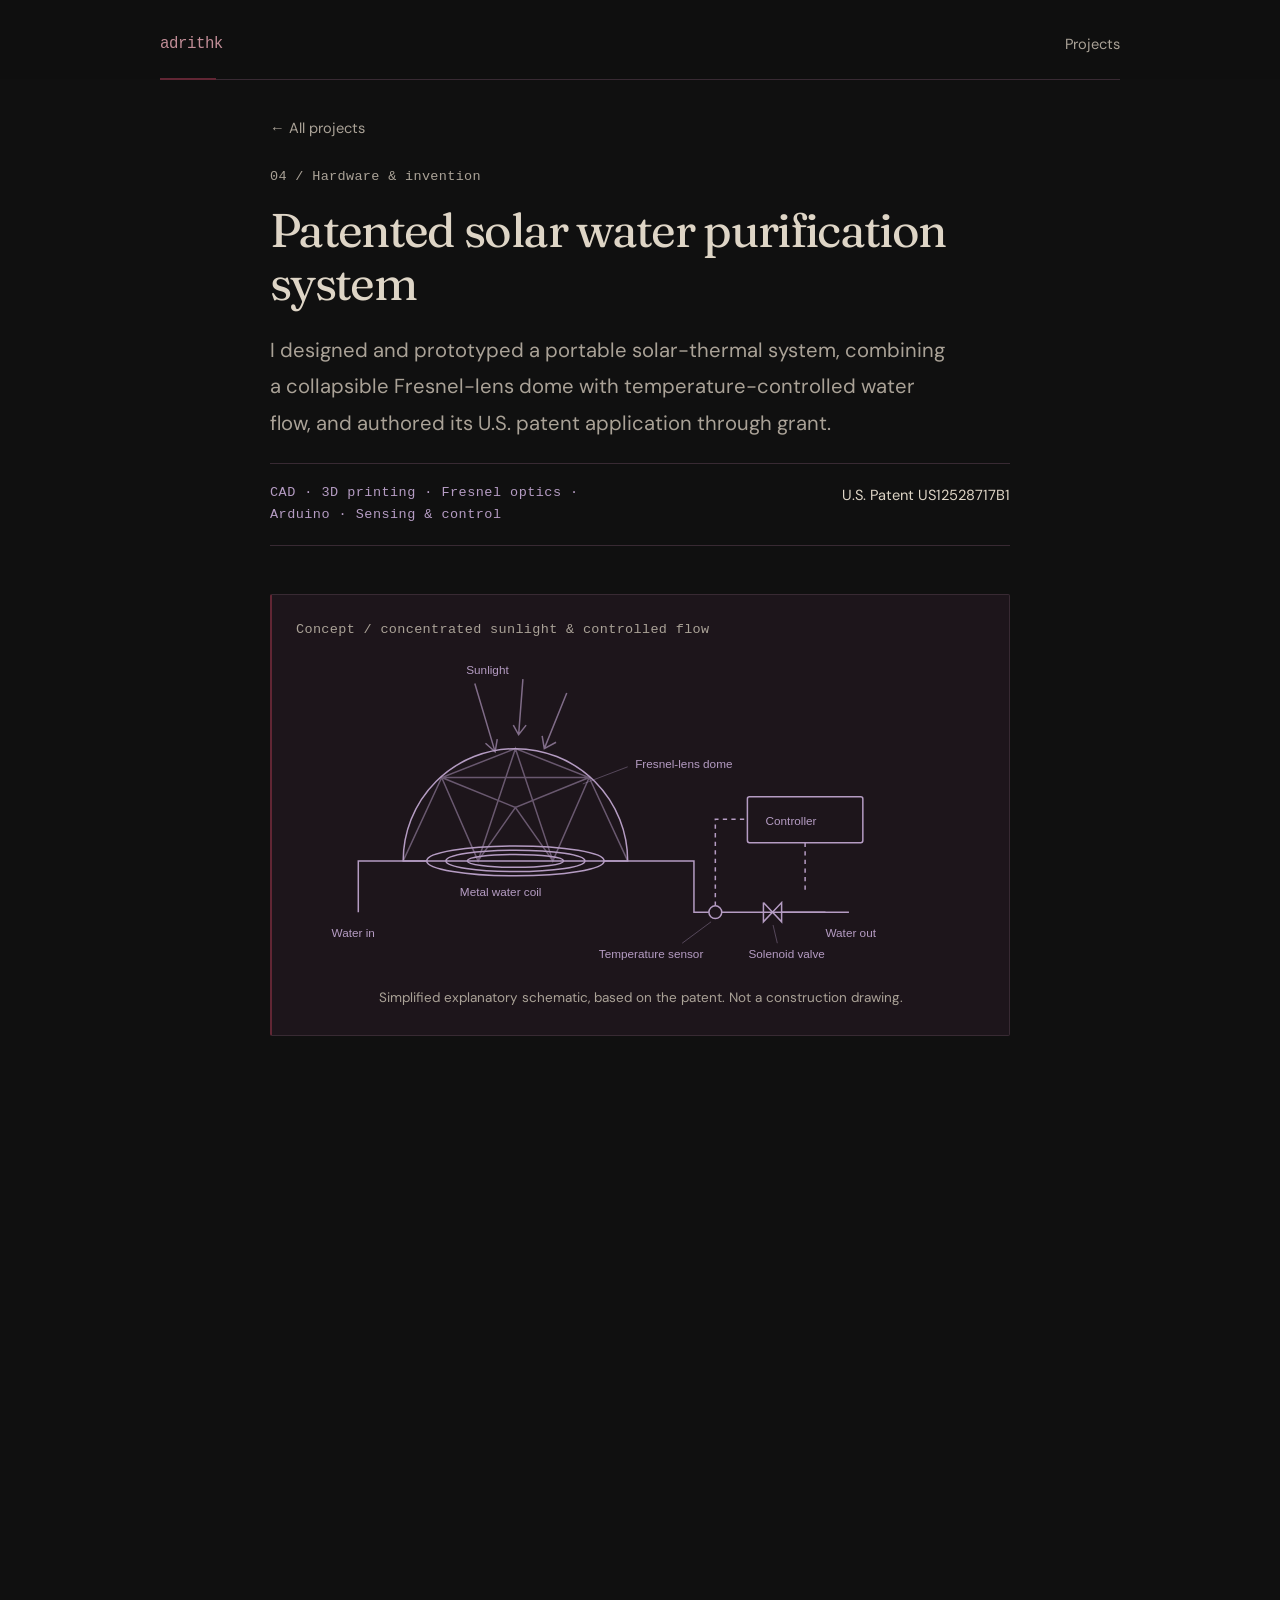
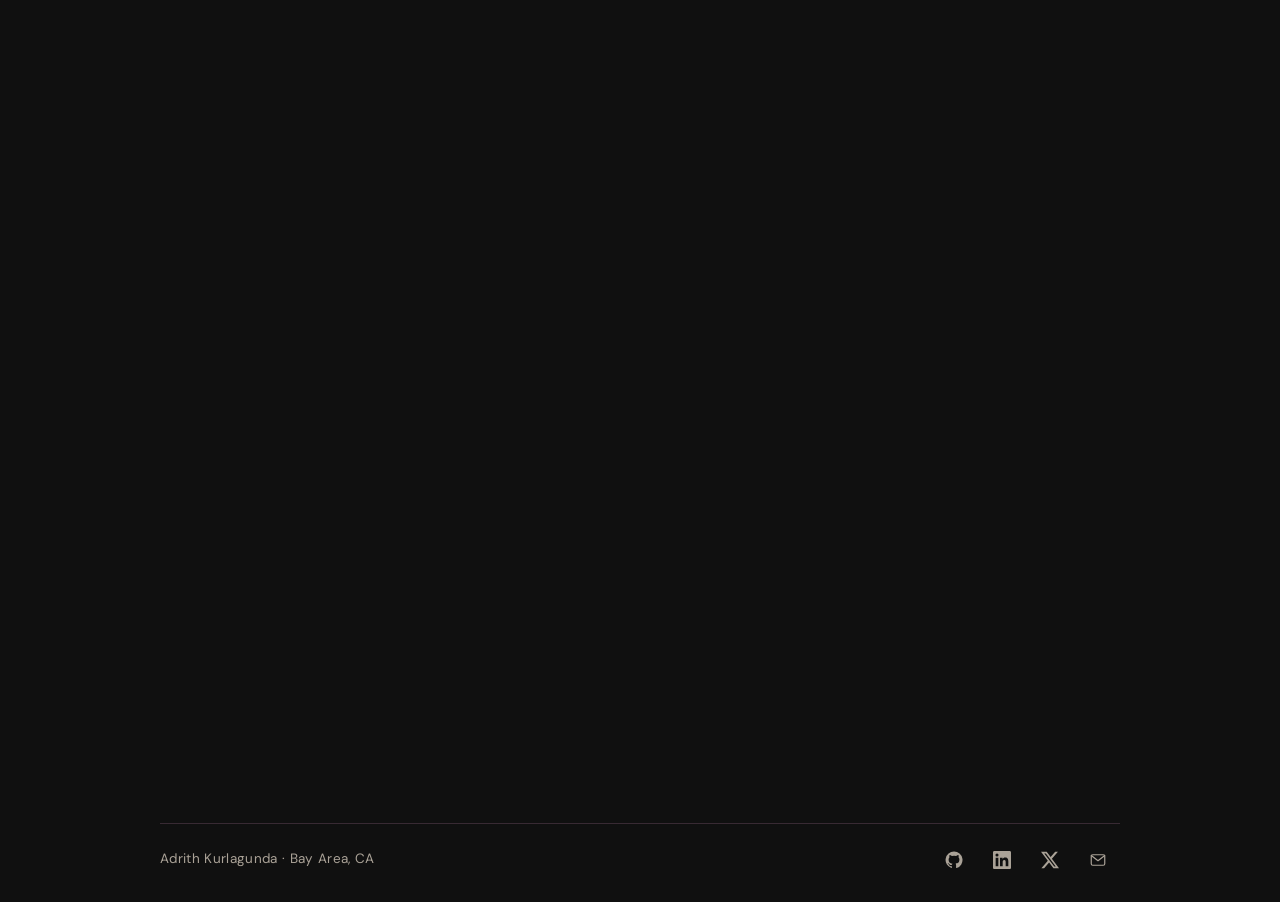
<file: projects/solar-water-purification/index.html>
<!doctype html>

<html lang="en">
<head>
<meta charset="utf-8">
<meta name="viewport" content="width=device-width, initial-scale=1">
<meta name="theme-color" content="#101010"><title>Patented solar water purification system — Adrith Kurlagunda</title>
<meta name="description" content="Adrith Kurlagunda’s patented solar water purification system, combining a collapsible Fresnel-lens dome with temperature-controlled flow. U.S. Patent US12528717B1.">
<meta property="og:title" content="Patented solar water purification system — Adrith Kurlagunda">
<meta property="og:description" content="Adrith Kurlagunda’s patented solar water purification system, combining a collapsible Fresnel-lens dome with temperature-controlled flow. U.S. Patent US12528717B1.">
<meta property="og:type" content="website">
<link rel="icon" type="image/svg+xml" href="../../assets/favicon.svg">
<link rel="preload" href="../../assets/fonts/fraunces-latin-400-normal.woff2" as="font" type="font/woff2" crossorigin>
<link rel="preload" href="../../assets/fonts/dm-sans-latin-400-normal.woff2" as="font" type="font/woff2" crossorigin>
<script src="../../assets/reveal.js?v=2" defer></script>
<link rel="stylesheet" href="../../styles.css?v=15">
</head>

<body><a class="skip" href="#main">Skip to content</a>
<div class="shell">
<header class="site-header"><a class="wordmark" href="../../index.html" aria-label="Adrith Kurlagunda, home"><span>adrithk</span></a>
<nav class="nav" aria-label="Main navigation"><a href="../index.html">Projects</a>
</nav>
</header>
<main id="main" tabindex="-1" class="project-main"><a class="back" href="../index.html">← All projects</a>
<header class="project-header">
<p class="eyebrow">04 / Hardware & invention
</p>
<h1>Patented solar water purification system
</h1>
<p class="project-lede">I designed and prototyped a portable solar-thermal system, combining a collapsible Fresnel-lens dome with temperature-controlled water flow, and authored its U.S. patent application through grant.
</p>
<div class="project-meta"><span class="tags">CAD · 3D printing · Fresnel optics · Arduino · Sensing & control</span>
<div class="socials"><a href="https://patents.google.com/patent/US12528717B1/en">U.S. Patent US12528717B1</a>
</div>
</div>
</header>
<div class="project-body">
<div class="diagram"><span class="figure-label">Concept / concentrated sunlight & controlled flow</span><svg class="solar-diagram" viewBox="0 0 640 290" fill="none" role="img" aria-labelledby="solar-title solar-description"><title id="solar-title">Conceptual solar water purification system</title><desc id="solar-description">Sunlight enters a faceted Fresnel-lens dome and heats a water coil. A temperature sensor feeds a controller that opens a solenoid valve when water reaches the configured temperature.</desc><g stroke="currentColor" stroke-width="1.4"><path d="M98 187a105 105 0 0 1 210 0Z"/><path d="m98 187 36-78 69-27 69 27 36 78M134 109h138M134 109l34 78 35-105 35 105 34-78M134 109l69 28 69-28M168 187l35-50 35 50" opacity=".5"/><ellipse cx="203" cy="187" rx="83" ry="14"/><ellipse cx="203" cy="187" rx="65" ry="10"/><ellipse cx="203" cy="187" rx="45" ry="6"/><path d="M120 187H56v48M286 187h84v48h123"/><circle cx="390" cy="235" r="6" fill="var(--wash)"/><path d="M435 226v18l17-18v18l-17-18M452 235h63"/><rect x="420" y="127" width="108" height="43" rx="2"/><path d="M390 229v-81h30M474 170v45" stroke-dasharray="4 4"/><path d="m165 21 19 64m-9-8 9 8 2-12M210 17l-4 52m-5-9 5 9 7-9M251 30l-21 52m-2-12 2 12 11-6" opacity=".65"/></g><g fill="currentColor" font-family="Arial,sans-serif" font-size="11"><text x="157" y="12">Sunlight</text><text x="315" y="100">Fresnel-lens dome</text><text x="437" y="153">Controller</text><text x="31" y="258">Water in</text><text x="493" y="258">Water out</text><text x="281" y="278">Temperature sensor</text><text x="421" y="278">Solenoid valve</text><text x="151" y="220">Metal water coil</text></g><g stroke="currentColor" stroke-width=".7" opacity=".5"><path d="m308 99-42 16M359 264l27-20M448 264l-4-17"/></g></svg>
<p class="diagram-note">Simplified explanatory schematic, based on the patent. Not a construction drawing.
</p>
</div>

<h2>A physical problem, approached as a system.
</h2>
<p>I designed a portable solar-thermal water purification system that combines a collapsible Fresnel-lens dome, a narrow water coil, and temperature-controlled flow. The dome’s facets concentrate sunlight at its base, reducing the need for a mechanically moving sun tracker.
</p>
<p>The project brought together CAD, physical prototyping, optical geometry, and embedded sensing. I iterated through CAD and 3D-printed prototypes over several years and authored the patent application through grant.
</p>

<h2>Three parts working together
</h2>
<ul>
<li><strong>The concentrator.</strong> A faceted, collapsible dome holds Fresnel lenses oriented in different directions so that facets can concentrate sunlight as the sun moves.
</li>
<li><strong>The water path.</strong> A spiral metal coil carries water through the concentrated heat at the base of the dome, heating a small volume at the focal region.
</li>
<li><strong>The control system.</strong> Temperature sensing feeds an Arduino-based controller and solenoid flow control, regulating when heated water exits the coil.
</li>
</ul>
<div class="diagram"><span class="figure-label">System / sensing & flow</span>
<div class="flow">
<div class="flow-node">Fresnel-lens dome<small>Concentrate sunlight</small>
</div><span class="flow-arrow" aria-hidden="true">→</span>
<div class="flow-node">Water coil<small>Transfer heat</small>
</div><span class="flow-arrow" aria-hidden="true">→</span>
<div class="flow-node">Sensor + controller<small>Monitor temperature</small>
</div><span class="flow-arrow" aria-hidden="true">→</span>
<div class="flow-node">Solenoid valve<small>Control outflow</small>
</div>
</div>
</div>

<h2>From prototype to patent
</h2>
<p>The design is documented in <a href="https://patents.google.com/patent/US12528717B1/en">U.S. Patent US12528717B1, “Dome-shaped solar water purification system”</a>, granted January 20, 2026. The patent includes the dome assemblies, water transportation coil, and controller architecture.
</p>
<p>This project shaped my interest in engineering across boundaries: the optics only matter if the mechanics work, and the thermal design only becomes a usable system when sensing and control work with it.
</p>
<div class="callout">
<p>The patent documents the design and its operating principles. This page does not present independent water-quality certification or a measured purification-performance study.
</p>
</div>
<p class="links-note"><a href="https://patents.google.com/patent/US12528717B1/en">Read the patent and view the original technical drawings</a>
</p>
</div>
<nav class="project-next" aria-label="Project navigation"><a class="back-home" href="../../index.html">← Back home</a><a href="../pythongpt/index.html"><span class="next-label">Next project</span><span class="next-title">PythonGPT</span></a>
</nav>
</main>
<footer class="site-footer"><span>Adrith Kurlagunda <span aria-hidden="true">·</span> Bay Area, CA</span><nav class="footer-socials" aria-label="Social links">
<a href="https://github.com/adrithk" aria-label="GitHub" title="GitHub"><svg viewBox="0 0 24 24" fill="currentColor" aria-hidden="true"><path d="M12 .75a11.25 11.25 0 0 0-3.558 21.923c.563.103.769-.244.769-.542 0-.267-.01-.975-.015-1.914-3.13.68-3.79-1.508-3.79-1.508-.512-1.3-1.25-1.646-1.25-1.646-1.022-.699.078-.685.078-.685 1.13.079 1.724 1.16 1.724 1.16 1.005 1.722 2.638 1.225 3.28.937.103-.728.393-1.225.715-1.507-2.5-.285-5.128-1.25-5.128-5.566 0-1.23.44-2.232 1.16-3.02-.116-.284-.503-1.43.11-2.98 0 0 .946-.303 3.095 1.153a10.79 10.79 0 0 1 5.635 0c2.148-1.456 3.093-1.154 3.093-1.154.614 1.55.228 2.697.112 2.981.722.788 1.158 1.79 1.158 3.02 0 4.328-2.632 5.278-5.14 5.557.404.35.766 1.042.766 2.1 0 1.516-.014 2.739-.014 3.111 0 .3.203.65.774.54A11.252 11.252 0 0 0 12 .75Z"/></svg></a>
<a href="https://www.linkedin.com/in/adrith-kurlagunda-428865277/" aria-label="LinkedIn" title="LinkedIn"><svg viewBox="0 0 24 24" fill="currentColor" aria-hidden="true"><path d="M20.447 20.452h-3.554v-5.569c0-1.328-.027-3.037-1.852-3.037-1.853 0-2.136 1.445-2.136 2.939v5.667H9.351V9h3.414v1.561h.049c.476-.9 1.637-1.85 3.37-1.85 3.601 0 4.267 2.37 4.267 5.455v6.286ZM5.337 7.433a2.062 2.062 0 1 1 0-4.124 2.062 2.062 0 0 1 0 4.124Zm1.782 13.019H3.555V9h3.564v11.452ZM22.225 0H1.771C.792 0 0 .774 0 1.729v20.542C0 23.227.792 24 1.771 24h20.451C23.2 24 24 23.227 24 22.271V1.729C24 .774 23.2 0 22.222 0h.003Z"/></svg></a>
<a href="https://x.com/adrithk82" aria-label="X" title="X"><svg viewBox="0 0 24 24" fill="currentColor" aria-hidden="true"><path d="M18.901 1.153h3.68l-8.04 9.19L24 22.846h-7.406l-5.8-7.584-6.64 7.584H.47l8.6-9.835L0 1.154h7.594l5.243 6.932 6.064-6.933ZM17.61 20.64h2.039L6.486 3.24H4.298L17.61 20.64Z"/></svg></a>
<a href="mailto:adrithk@g.ucla.edu" aria-label="Email Adrith" title="Email"><svg viewBox="0 0 24 24" fill="none" stroke="currentColor" stroke-width="1.6" stroke-linecap="round" stroke-linejoin="round" aria-hidden="true"><rect x="3" y="5" width="18" height="14" rx="2"/><path d="m3 6 9 7 9-7"/></svg></a>
</nav>
</footer>
</div>
</body>
</html>
</file>
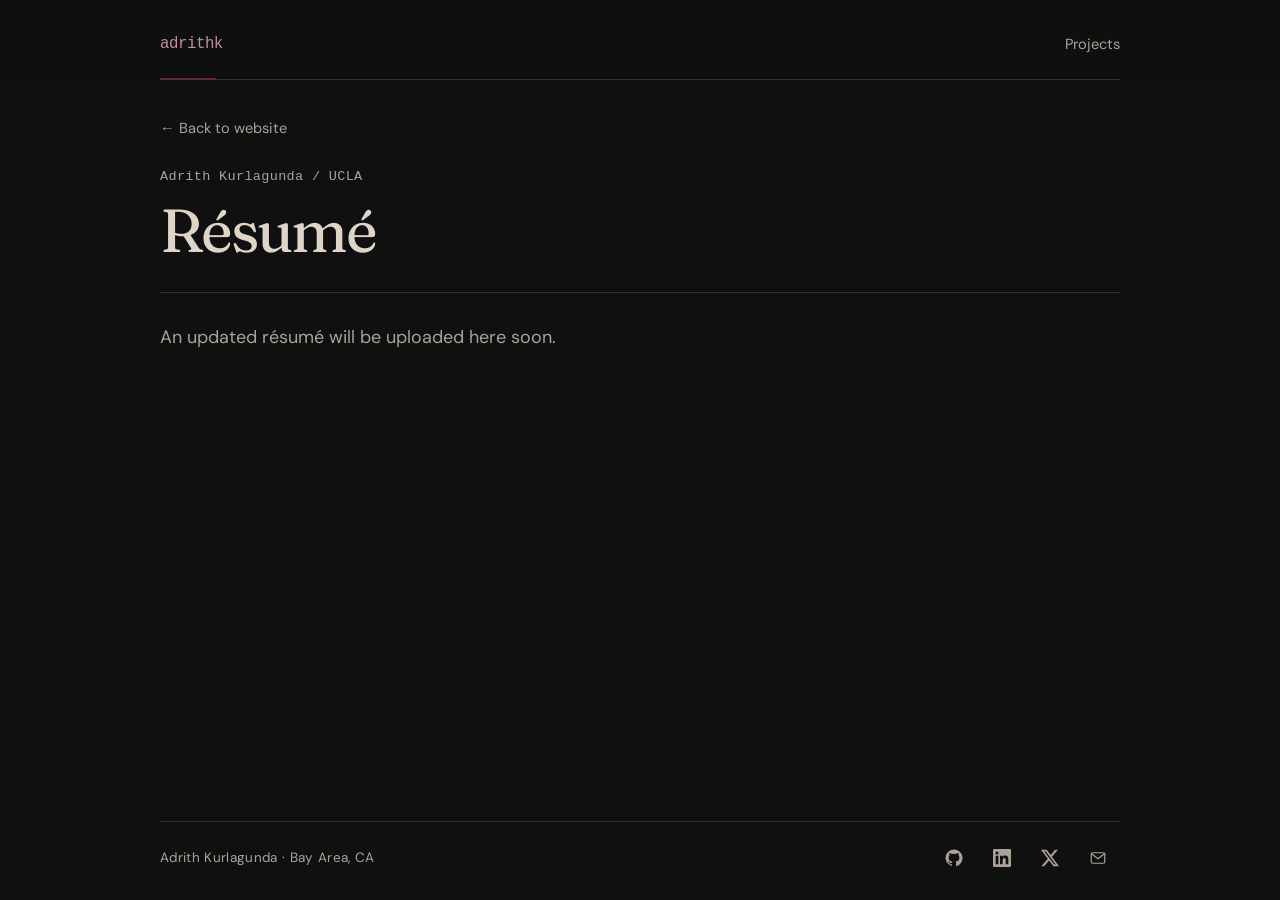
<file: resume.html>
<!doctype html>

<html lang="en">
<head>
<meta charset="utf-8">
<meta name="viewport" content="width=device-width, initial-scale=1">
<meta name="theme-color" content="#101010"><title>Résumé — Adrith Kurlagunda</title>
<meta name="description" content="An updated résumé for Adrith Kurlagunda will be uploaded here soon. UCLA computer engineering, machine learning, and robotics.">
<meta property="og:title" content="Résumé — Adrith Kurlagunda">
<meta property="og:description" content="An updated résumé for Adrith Kurlagunda will be uploaded here soon. UCLA computer engineering, machine learning, and robotics.">
<meta property="og:type" content="website">
<link rel="icon" type="image/svg+xml" href="assets/favicon.svg">
<link rel="preload" href="assets/fonts/fraunces-latin-400-normal.woff2" as="font" type="font/woff2" crossorigin>
<link rel="preload" href="assets/fonts/dm-sans-latin-400-normal.woff2" as="font" type="font/woff2" crossorigin>
<script src="assets/resume.js" defer></script>
<link rel="stylesheet" href="styles.css?v=15">
</head>

<body class="resume-page"><a class="skip" href="#main">Skip to content</a>
<div class="shell">
<header class="site-header"><a class="wordmark" href="index.html" aria-label="Adrith Kurlagunda, home"><span>adrithk</span></a>
<nav class="nav" aria-label="Main navigation"><a href="projects/index.html">Projects</a>
</nav>
</header>
<main id="main" class="resume-main" tabindex="-1">
<a class="back" href="index.html" data-resume-back>← Back to website</a>
<header class="resume-heading">
<div><p class="eyebrow">Adrith Kurlagunda / UCLA</p><h1>Résumé</h1></div>
</header>
<div class="resume-placeholder">
<p>An updated résumé will be uploaded here soon.</p>
</div>
</main>
<footer class="site-footer"><span>Adrith Kurlagunda <span aria-hidden="true">·</span> Bay Area, CA</span><nav class="footer-socials" aria-label="Social links">
<a href="https://github.com/adrithk" aria-label="GitHub" title="GitHub"><svg viewBox="0 0 24 24" fill="currentColor" aria-hidden="true"><path d="M12 .75a11.25 11.25 0 0 0-3.558 21.923c.563.103.769-.244.769-.542 0-.267-.01-.975-.015-1.914-3.13.68-3.79-1.508-3.79-1.508-.512-1.3-1.25-1.646-1.25-1.646-1.022-.699.078-.685.078-.685 1.13.079 1.724 1.16 1.724 1.16 1.005 1.722 2.638 1.225 3.28.937.103-.728.393-1.225.715-1.507-2.5-.285-5.128-1.25-5.128-5.566 0-1.23.44-2.232 1.16-3.02-.116-.284-.503-1.43.11-2.98 0 0 .946-.303 3.095 1.153a10.79 10.79 0 0 1 5.635 0c2.148-1.456 3.093-1.154 3.093-1.154.614 1.55.228 2.697.112 2.981.722.788 1.158 1.79 1.158 3.02 0 4.328-2.632 5.278-5.14 5.557.404.35.766 1.042.766 2.1 0 1.516-.014 2.739-.014 3.111 0 .3.203.65.774.54A11.252 11.252 0 0 0 12 .75Z"/></svg></a>
<a href="https://www.linkedin.com/in/adrith-kurlagunda-428865277/" aria-label="LinkedIn" title="LinkedIn"><svg viewBox="0 0 24 24" fill="currentColor" aria-hidden="true"><path d="M20.447 20.452h-3.554v-5.569c0-1.328-.027-3.037-1.852-3.037-1.853 0-2.136 1.445-2.136 2.939v5.667H9.351V9h3.414v1.561h.049c.476-.9 1.637-1.85 3.37-1.85 3.601 0 4.267 2.37 4.267 5.455v6.286ZM5.337 7.433a2.062 2.062 0 1 1 0-4.124 2.062 2.062 0 0 1 0 4.124Zm1.782 13.019H3.555V9h3.564v11.452ZM22.225 0H1.771C.792 0 0 .774 0 1.729v20.542C0 23.227.792 24 1.771 24h20.451C23.2 24 24 23.227 24 22.271V1.729C24 .774 23.2 0 22.222 0h.003Z"/></svg></a>
<a href="https://x.com/adrithk82" aria-label="X" title="X"><svg viewBox="0 0 24 24" fill="currentColor" aria-hidden="true"><path d="M18.901 1.153h3.68l-8.04 9.19L24 22.846h-7.406l-5.8-7.584-6.64 7.584H.47l8.6-9.835L0 1.154h7.594l5.243 6.932 6.064-6.933ZM17.61 20.64h2.039L6.486 3.24H4.298L17.61 20.64Z"/></svg></a>
<a href="mailto:adrithk@g.ucla.edu" aria-label="Email Adrith" title="Email"><svg viewBox="0 0 24 24" fill="none" stroke="currentColor" stroke-width="1.6" stroke-linecap="round" stroke-linejoin="round" aria-hidden="true"><rect x="3" y="5" width="18" height="14" rx="2"/><path d="m3 6 9 7 9-7"/></svg></a>
</nav>
</footer>
</div>
</body>
</html>
</file>
<file: styles.css>
/* Shared stylesheet for every page.
   Order: fonts and tokens, base elements, shared layout (header, footer), the homepage, the projects index,
   project pages, the résumé page, motion, then the responsive overrides (widest breakpoint first) and print. */

/* ---------- Fonts: locally bundled upright faces. Licenses are in assets/fonts/. ---------- */
@font-face {
  font-family:'Fraunces';
  src:url('assets/fonts/fraunces-latin-400-normal.woff2') format('woff2');
  font-style:normal;
  font-weight:400;
  font-display:swap;
}
@font-face {
  font-family:'DM Sans';
  src:url('assets/fonts/dm-sans-latin-400-normal.woff2') format('woff2');
  font-style:normal;
  font-weight:400;
  font-display:swap;
}

/* ---------- Tokens: edit these to change the visual direction across the site. ---------- */
:root {
  color-scheme:dark;
  --paper:#101010;
  --ink:#ded5c6;
  --muted:#aaa297;
  /* Light tones carry text; deep pigments are decorative accents. */
  --accent:#b59cc3;
  --accent-warm:#c18d97;
  --burgundy:#612634;
  --burgundy-edge:#8b4354;
  --plum:#3d294a;
  --purple-edge:#79608b;
  --line:#382a33;
  --wash:#1d151b;
  --wash-purple:#1b1720;
  --sans:'DM Sans', 'Helvetica Neue', sans-serif;
  --display:'Fraunces', 'Iowan Old Style', Georgia, serif;
  --mono:'SFMono-Regular', Consolas, 'Liberation Mono', monospace;
  --width:960px;
  /* Shared type scale; spacing and image sizes stay independent. */
  --font-size-base:18px;
}

/* ---------- Base ---------- */
* { box-sizing:border-box; }

html {
  font-size:var(--font-size-base);
  scroll-behavior:smooth;
  scroll-padding-top:104px;   /* clears the sticky header */
  overflow-x:clip;
}

body {
  margin:0;
  background:var(--paper);
  color:var(--ink);
  font:1rem/1.7 var(--sans);
  -webkit-font-smoothing:antialiased;
}

::selection { background:var(--burgundy); color:var(--ink); }

a {
  color:inherit;
  text-underline-offset:5px;
  text-decoration-thickness:1px;
}
a:hover { color:var(--accent); }
a:focus-visible, summary:focus-visible { outline:2px solid var(--accent); outline-offset:6px; }
button, a { -webkit-tap-highlight-color:transparent; }

img, svg, video { max-width:100%; display:block; }
img { height:auto; }

h1, h2, h3, p { margin-top:0; }
h1, h2, h3 { font-weight:400; }
h1 {
  font:400 clamp(2.5rem,5vw,3.375rem)/1.12 var(--display);
  letter-spacing:-.035em;
  margin-bottom:22px;
}

section { scroll-margin-top:104px; }

.eyebrow, .figure-label {
  font:0.75rem/1.5 var(--mono);
  text-transform:none;
  letter-spacing:.025em;
  color:var(--muted);
}

.tags {
  font:0.6875rem/1.6 var(--mono);
  letter-spacing:.035em;
  color:var(--accent);
}

/* ---------- Shared layout ---------- */
.shell { max-width:var(--width); margin:auto; padding:0 32px; }

.skip {
  position:absolute;
  top:-80px;
  left:20px;
  padding:8px 16px;
  background:var(--ink);
  color:var(--paper);
  z-index:10;
}
.skip:focus { top:10px; }

/* Sticky top bar on every page, with a frosted backdrop that spans the window. */
.site-header {
  display:flex;
  justify-content:space-between;
  align-items:center;
  padding:34px 0 25px;
  border-bottom:1px solid var(--line);
  position:sticky;
  top:0;
  z-index:5;
}
.site-header::before {
  content:'';
  position:absolute;
  top:0;
  bottom:0;
  left:calc(50% - 50vw);
  right:calc(50% - 50vw);
  z-index:-1;
  background:rgba(16,16,16,.72);
  -webkit-backdrop-filter:blur(16px) saturate(1.3);
  backdrop-filter:blur(16px) saturate(1.3);
  transition:opacity 240ms ease;
  pointer-events:none;
}
.site-header::after {
  content:'';
  position:absolute;
  left:0;
  bottom:-1px;
  width:56px;
  height:2px;
  background:var(--burgundy);
}

.wordmark {
  text-decoration:none;
  display:flex;
  align-items:center;
  gap:12px;
  font:0.875rem var(--mono);
  color:var(--accent-warm);
  letter-spacing:-.03em;
}

.nav {
  display:flex;
  align-items:baseline;
  gap:25px;
  font-size:0.8125rem;
  line-height:20px;
}
.nav a {
  display:block;
  margin:-12px 0;
  padding:12px 0;    /* a taller tap target without moving the text */
  font:inherit;
  white-space:nowrap;
  text-decoration:none;
  color:var(--muted);
}
.nav a:hover { color:var(--ink); }
.nav a[aria-current="page"] {
  color:var(--ink);
  text-decoration:underline;
  text-decoration-color:var(--burgundy-edge);
  text-decoration-thickness:1px;
  text-underline-offset:8px;
}

.section-heading {
  display:flex;
  align-items:center;
  justify-content:space-between;
  border-bottom:1px solid var(--line);
  padding-bottom:14px;
  margin-bottom:0;
}
.section-heading h2 {
  font:0.75rem var(--mono);
  text-transform:none;
  letter-spacing:.025em;
  margin:0;
}
.section-heading > span { font:0.75rem var(--mono); color:var(--muted); }

.socials {
  display:flex;
  flex-wrap:wrap;
  gap:23px;
  font-size:0.8125rem;
  margin-top:25px;
}
.socials a {
  display:inline-flex;
  align-items:center;
  gap:8px;
  min-height:28px;
  text-decoration:none;
  border-bottom:1px solid transparent;
}
.socials a:hover { border-bottom-color:var(--burgundy-edge); }
.socials svg {
  width:15px;
  height:15px;
  flex-shrink:0;
  color:var(--accent-warm);
}

.site-footer {
  padding:14px 0 20px;
  border-top:1px solid var(--line);
  display:flex;
  justify-content:space-between;
  align-items:center;
  gap:15px;
  font-size:0.75rem;
  color:var(--muted);
  letter-spacing:.025em;
}
.site-footer a { text-decoration:none; }
.footer-socials { display:flex; align-items:center; gap:4px; flex-shrink:0; }
.footer-socials a {
  display:flex;
  align-items:center;
  justify-content:center;
  width:44px;
  height:44px;
  color:var(--muted);
  transition:color 180ms ease;
}
.footer-socials a:hover { color:var(--accent-warm); background:var(--wash); }
.footer-socials svg { width:18px; height:18px; }

/* Project rows: the homepage selection and the projects index. */
.project-row {
  display:grid;
  grid-template-columns:30px minmax(0,1fr) 150px;
  gap:24px;
  padding:24px 0;
  border-bottom:1px solid var(--line);
  align-items:center;
}
.project-number {
  font:0.75rem var(--mono);
  color:var(--muted);
  align-self:start;
  padding-top:8px;
}
.project-row :is(h2,h3) {
  font:400 1.6875rem/1.2 var(--display);
  letter-spacing:-.025em;
  margin:0 0 9px;
}
.project-row :is(h2,h3) a { text-decoration:none; }
.project-row p {
  font-size:0.9375rem;
  line-height:1.7;
  max-width:560px;
  color:var(--muted);
  margin:0 0 12px;
}
.project-thumb {
  height:104px;
  width:150px;
  overflow:hidden;
  border-radius:2px;
  background:var(--wash);
  display:flex;
  align-items:center;
  justify-content:center;
  text-decoration:none;
  transition:background .2s;
}
.project-thumb img { width:100%; height:100%; object-fit:cover; }
.project-thumb svg { width:120px; height:85px; color:var(--accent); }
/* Small fields of pigment, with readable warm and cool tones above them. */
.project-row:nth-of-type(odd) .tags { color:var(--accent-warm); }
.project-row:nth-of-type(2) .project-thumb { background:var(--wash-purple); }
.project-row:nth-of-type(3) .project-thumb { background:#25161c; }
.project-row:nth-of-type(3) .project-thumb svg { color:var(--accent-warm); }
.project-row:hover .project-thumb { background:var(--plum); }

.projects-action { display:flex; justify-content:flex-end; margin-top:18px; }
.all-projects-link {
  display:inline-flex;
  align-items:center;
  min-height:44px;
  padding:9px 17px;
  border:1px solid var(--burgundy-edge);
  border-radius:2px;
  font-size:0.8125rem;
  text-decoration:none;
  transition:background 180ms ease,border-color 180ms ease,color 180ms ease;
}
.all-projects-link:hover { background:var(--wash-purple); border-color:var(--purple-edge); color:var(--ink); }

/* ---------- Homepage ---------- */
/* The introduction fills the first screen, keeping it separate from the sections below. */
.home-page { --home-header-height:82px; }
.home-page .site-header { height:var(--home-header-height); }

.hero {
  position:relative;
  display:grid;
  grid-template-columns:minmax(0,1fr) 240px;
  grid-template-rows:1fr auto;
  align-items:center;
  column-gap:42px;
  row-gap:28px;
  min-height:calc(100svh - var(--home-header-height));
  padding:48px 0 24px;
}
.hero .eyebrow { display:flex; gap:8px; align-items:center; margin:0 0 20px; }
.intro {
  font-size:1rem;
  line-height:1.8;
  max-width:580px;
  margin-bottom:15px;
}
.hero-note {
  font-size:0.9375rem;
  color:var(--muted);
  max-width:540px;
  line-height:1.8;
}

/* Robot arm (assets/robot-arm.js): the hero art, drawn on a square canvas. */
.hero-art {
  margin:0;
  color:var(--accent);
  width:100%;
  max-width:240px;
  justify-self:end;
}
.hero-art .arm-canvas { display:block; width:100%; aspect-ratio:1; }

.scroll-cue {
  grid-column:1/-1;
  justify-self:center;
  display:inline-flex;
  flex-direction:column;
  align-items:center;
  gap:9px;
  padding:8px 18px;
  color:var(--muted);
  font:0.6875rem/1.5 var(--sans);
  letter-spacing:.04em;
  text-decoration:none;
}
.scroll-cue span:last-child {
  color:var(--accent);
  display:inline-block;
  font-size:1.0625rem;
  transition:transform 250ms ease;
  animation:scroll-nudge 2.8s ease-in-out infinite;
}
.scroll-cue::after {
  content:'';
  width:1px;
  height:28px;
  background:linear-gradient(var(--accent),transparent);
}
.scroll-cue:hover { color:var(--ink); }
.scroll-cue:hover span:last-child { transform:translateY(3px); }
@keyframes scroll-nudge {
  0%,75%,100% { transform:translateY(0); }
  35% { transform:translateY(5px); }
}

/* Homepage section titles are set in the display face; the number beside "Selected work" stays a mono label. */
.home-page .section-heading { padding-bottom:16px; }
.home-page .section-heading h2 {
  font:400 clamp(1.75rem,3.2vw,2.25rem)/1.15 var(--display);
  letter-spacing:-.025em;
}

/* Broader interests lead into the personal section and selected projects. */
.broader-interests { padding-top:48px; scroll-margin-top:0; }
.broader-copy { max-width:780px; margin-top:22px; }
.broader-copy p {
  margin:0 0 12px;
  font-size:0.9375rem;
  color:var(--muted);
  line-height:1.75;
}
.broader-copy p:last-child { margin-bottom:0; }

/* Personal interests: text beside a strip of three square coffee photos. */
.personal, .home-page #work { padding-top:64px; }
.personal p { font-size:0.9375rem; color:var(--muted); line-height:1.75; }
.interest-feature {
  display:grid;
  grid-template-columns:minmax(0,1fr) minmax(0,1.1fr);
  gap:56px;
  align-items:center;
  padding:22px 0 0;
}
.interest-feature p { max-width:38ch; margin:0; }
.interest-feature p + p { margin-top:12px; }
.coffee-gallery { margin:0; }
.coffee-photos {
  display:grid;
  grid-template-columns:repeat(3,minmax(0,1fr));
  align-items:start;
  gap:9px;
}
.coffee-photos a {
  display:block;
  overflow:hidden;
  cursor:zoom-in;
  background:var(--wash);
  border-radius:2px;
}
.coffee-photos img { width:100%; height:auto; aspect-ratio:1; object-fit:cover; }
.coffee-gallery figcaption { margin-top:9px; font-size:0.75rem; color:var(--muted); }

.contact {
  margin-top:42px;
  padding:28px 0 30px;
  border-top:1px solid var(--line);
  display:flex;
  justify-content:space-between;
  align-items:center;
  gap:25px;
}
.contact h2 { font:400 1.9375rem var(--display); letter-spacing:-.025em; margin:0 0 7px; }
.contact p { font-size:0.9375rem; color:var(--muted); margin:0; }
.contact > a { font-size:0.9375rem; white-space:nowrap; text-decoration-color:var(--accent-warm); }
.contact > a:hover { text-decoration-color:var(--accent); }

/* Homepage terrain (assets/terrain.js). A fixed backdrop behind the introduction; while scrolling, the script
   drifts it up a little and fades it out, so the next section arrives on the plain page. */
.terrain-canvas {
  position:fixed;
  top:0;
  left:0;
  width:100%;
  height:100vh;
  z-index:-1;
  pointer-events:none;
  display:block;
  will-change:opacity, transform;
}
/* The click hint terrain.js adds to the introduction: bottom left on wide screens, a line under the social
   links on narrower ones. Once shown it follows the backdrop's scroll fade (terrain.js sets --fade). */
.terrain-hint {
  position:absolute;
  left:0;
  bottom:34px;
  margin:0;
  display:flex;
  align-items:center;
  gap:9px;
  font:0.6875rem var(--mono);
  letter-spacing:.02em;
  color:var(--muted);
  white-space:nowrap;
  opacity:0;
  transition:opacity 700ms ease;
  pointer-events:none;
}
.terrain-hint.on { opacity:calc(.9 * var(--fade, 1)); }
.terrain-hint.on.settled { transition:opacity 80ms linear; }
.terrain-hint-dot {
  width:6px;
  height:6px;
  border-radius:50%;
  background:#b08bff;
  box-shadow:0 0 10px #8d62f0;
  animation:terrain-hint-pulse 2.4s ease-in-out infinite;
}
@keyframes terrain-hint-pulse {
  0%, 100% { transform:scale(.75); opacity:.55; }
  50% { transform:scale(1.15); opacity:1; }
}

/* Lidar cursor (assets/lidar-bot.js). Below the introduction the script draws the pointer's point cloud and any
   autonomous vehicles on one fixed canvas above the page that never takes clicks; the cursor itself is unchanged. */
.lidar-canvas {
  position:fixed;
  top:0;
  left:0;
  width:100%;
  height:100%;
  z-index:40;
  pointer-events:none;
  display:block;
}
/* The hint tucked into the bottom-right corner whenever the lidar is on. It fades out while text, an image or a
   divider line passes underneath it (.blocked), and dims a little after the first click (.used). */
.lidar-hint {
  position:fixed;
  right:10px;
  bottom:7px;
  z-index:41;
  margin:0;
  font:0.5625rem/1.45 var(--mono);
  letter-spacing:.04em;
  color:#fff;
  text-align:right;
  white-space:nowrap;
  opacity:0;
  transition:opacity 300ms ease;
  pointer-events:none;
}
.lidar-hint.on { opacity:.8; }
.lidar-hint.on.used { opacity:.6; }
.lidar-hint.on.blocked { opacity:0; }
@media (hover:none), (pointer:coarse), (prefers-reduced-motion:reduce) {
  .lidar-canvas, .lidar-hint { display:none; }
}

/* ---------- Projects index ---------- */
.projects-index { padding:32px 0 40px; }
.project-index-header { padding-bottom:24px; }
.project-index-header .project-lede { max-width:580px; font-size:0.9375rem; margin-bottom:0; }
.project-index-list { border-top:1px solid var(--line); }

/* Work in progress keeps the same project language, with an explicit status. */
.project-index-progress { margin-top:42px; }
.project-index-progress .section-heading { margin-bottom:18px; }
.project-title-line { display:flex; align-items:baseline; gap:14px; flex-wrap:wrap; margin-bottom:9px; }
.project-title-line h2 { margin:0; }
.project-status-badge {
  display:inline-flex;
  align-items:center;
  flex-shrink:0;
  padding:4px 8px;
  border:1px solid var(--purple-edge);
  border-radius:3px;
  background:var(--wash-purple);
  color:var(--accent);
  font:0.625rem/1.3 var(--mono);
  letter-spacing:.07em;
}
.project-status { display:flex; align-items:center; gap:12px; margin:0 0 22px; color:var(--muted); font:0.75rem/1.6 var(--sans); }

/* ---------- Project pages ---------- */
.project-main { max-width:740px; margin:auto; padding-top:32px; }
.back {
  font-size:0.8125rem;
  color:var(--muted);
  text-decoration:none;
  display:inline-block;
  margin-bottom:26px;
}
.project-header .eyebrow { margin-bottom:17px; }
.project-header h1 { font-size:clamp(2rem,4vw,2.625rem); max-width:680px; margin-bottom:22px; }
.project-lede { font:1.125rem/1.8 var(--sans); color:var(--muted); max-width:680px; }
.project-meta {
  display:flex;
  justify-content:space-between;
  align-items:start;
  gap:22px;
  padding:18px 0 20px;
  border-top:1px solid var(--line);
  border-bottom:1px solid var(--line);
  margin-top:22px;
}
.project-meta .tags { max-width:360px; font-size:0.75rem; }
.project-meta .socials { margin-top:0; gap:17px; flex-shrink:0; }

.project-body { padding-top:26px; }
.project-body h2 {
  font:400 1.8125rem/1.3 var(--display);
  letter-spacing:-.025em;
  margin:32px 0 14px;
}
.project-body h3 { font:1.0625rem var(--sans); margin:25px 0 10px; }
.project-body p, .project-body li { font-size:0.9375rem; line-height:1.9; color:var(--muted); }
.project-body ul { padding-left:20px; }
.project-body li { padding-left:5px; margin-bottom:13px; }
.project-body strong { font-weight:550; color:var(--ink); }
.project-body .facts-note { font-size:0.75rem; line-height:1.7; margin-top:10px; }

.photo-pair { display:grid; grid-template-columns:1fr 1fr; gap:14px; margin:0; }
.photo-pair img { width:100%; aspect-ratio:4/3; object-fit:cover; border-radius:2px; }
.photo-pair figcaption, .wide-figure figcaption { font:0.75rem/1.7 var(--sans); color:var(--muted); padding-top:10px; }
.wide-figure { margin:24px 0; }
.wide-figure video { width:100%; max-height:410px; background:var(--wash); border-radius:2px; }

.diagram {
  padding:25px 24px;
  background:var(--wash);
  border:1px solid var(--line);
  border-left:2px solid var(--burgundy);
  border-radius:2px;
  margin:22px 0 24px;
}
.diagram > .figure-label { display:block; margin-bottom:20px; }
.flow { display:flex; align-items:stretch; justify-content:center; gap:9px; }
.flow-node {
  flex:1;
  min-width:0;
  border:1px solid var(--line);
  background:var(--paper);
  padding:14px 8px;
  font:0.8125rem/1.55 var(--sans);
  text-align:center;
  color:var(--ink);
}
.flow-node small { display:block; font-size:0.6875rem; color:var(--muted); margin-top:4px; }
.flow-arrow { align-self:center; color:var(--accent); font-size:0.9375rem; }
.diagram-note {
  font:0.75rem/1.8 var(--sans) !important;
  color:var(--muted) !important;
  margin:15px 0 0 !important;
  text-align:center;
}
.solar-diagram { width:100%; height:auto; max-height:310px; color:var(--accent); margin:auto; }

.callout { border-left:2px solid var(--burgundy-edge); padding:1px 0 1px 20px; margin:24px 0; }
.callout p { font-size:0.875rem; margin:0; }
.links-note a { color:var(--accent); }

/* Studies and key figures on the in-progress project pages. */
.project-study {
  margin:0 0 26px;
  padding:22px 24px 18px;
  border:1px solid var(--line);
  border-radius:3px;
  background:radial-gradient(ellipse at 55% 50%,var(--wash-purple),var(--paper) 80%);
}
.project-study .figure-label { display:block; color:var(--accent); }
.project-study svg { display:block; width:100%; height:auto; margin:16px 0 8px; color:var(--accent); }
.project-study figcaption { color:var(--muted); font:0.75rem/1.7 var(--sans); }
.project-facts { display:grid; grid-template-columns:repeat(3,minmax(0,1fr)); margin:24px 0 12px; border:1px solid var(--line); border-radius:3px; }
.project-facts > div { padding:20px 18px; }
.project-facts > div + div { border-left:1px solid var(--line); }
.project-facts dt { color:var(--muted); font:0.6875rem/1.6 var(--mono); }
.project-facts dd { margin:8px 0 0; color:var(--ink); font:1.75rem/1.1 var(--display); }
.project-facts dd small { display:block; margin-top:6px; color:var(--muted); font:0.6875rem/1.5 var(--sans); }

.project-next {
  border-top:1px solid var(--line);
  padding:24px 0 28px;
  margin-top:34px;
  display:flex;
  justify-content:space-between;
  align-items:center;
  gap:20px;
}
.project-next a { text-decoration:none; }
.project-next .next-label {
  font-size:0.6875rem;
  color:var(--muted);
  display:block;
  letter-spacing:.1em;
  text-transform:none;
  margin-bottom:5px;
}
.project-next .next-title { font:1.5rem var(--display); }
.project-next .back-home { font-size:0.8125rem; color:var(--muted); }

/* ---------- Résumé page ---------- */
.resume-page .shell { display:flex; flex-direction:column; min-height:100svh; }
.resume-main { flex:1; padding:32px 0 24px; }
.resume-heading {
  display:flex;
  align-items:center;
  justify-content:space-between;
  gap:20px;
  margin-bottom:28px;
}
.resume-heading .eyebrow { margin-bottom:9px; }
.resume-heading h1 { margin:0; }
.resume-placeholder { border-top:1px solid var(--line); padding:28px 0 60px; }
.resume-placeholder p {
  max-width:36ch;
  margin:0;
  color:var(--muted);
  font-size:1rem;
  line-height:1.8;
}
/* Kept for when the résumé document returns (see README). */
.resume-pdf-link { font-size:0.75rem; white-space:nowrap; }
.resume-document { margin:0; }
.resume-viewer { display:block; width:100%; height:auto; border:1px solid var(--line); background:var(--wash); }
.resume-viewer-note { margin:14px 0 0; font-size:0.75rem; color:var(--muted); }

/* ---------- Motion ---------- */
/* Scroll reveals (assets/reveal.js). Off-screen content resets for its next entrance. */
.reveal {
  opacity:0;
  transform:translateY(16px);
  transition:opacity 700ms cubic-bezier(.2,.65,.3,1), transform 700ms cubic-bezier(.2,.65,.3,1);
  transition-delay:var(--reveal-delay,0ms);
}
.reveal.is-visible, .reveal:focus-within { opacity:1; transform:none; }
.project-row.reveal {
  transform:translateY(38px);
  filter:blur(2px);
  transition:opacity 650ms ease,transform 900ms cubic-bezier(.16,1,.3,1),filter 700ms ease;
}
.project-row.reveal.is-visible, .project-row.reveal:focus-within { transform:none; filter:none; }
.project-row.reveal .project-thumb > * {
  transform:scale(.95);
  transition:transform 1100ms cubic-bezier(.16,1,.3,1);
}
.project-row.reveal.is-visible .project-thumb > *,
.project-row.reveal:focus-within .project-thumb > * { transform:none; }

/* Scroll-linked project text (assets/scroll-text.js). Inert until the script adds .scrolltext-on. It replaces the
   timed entrance on the homepage project rows; --o and --sp are set by the script. */
.scrolltext-on .project-row.reveal { opacity:1; transform:none; filter:none; transition:none; }
.scrolltext-on .project-row.reveal .project-thumb > * { transform:none; transition:none; }
.scrolltext-on .project-row .sw { opacity:var(--o,1); transition:opacity 140ms linear; }
.scrolltext-on .project-row :is(.project-number,.project-thumb) {
  opacity:calc(.08 + .92 * var(--sp,1));
  transition:opacity 140ms linear;
}

@media(prefers-reduced-motion:reduce) {
  html { scroll-behavior:auto; }
  *, *::before, *::after { transition:none !important; animation:none !important; }
  .reveal, .project-row.reveal { opacity:1; transform:none; filter:none; transition:none; }
  .scroll-cue:hover span:last-child { transform:none; }
}

/* ---------- Responsive ---------- */
@media(min-width:1100px) {
  .shell { padding:0; }
}

/* A larger name on the homepage at desktop widths; it is the only thing on the opening screen. */
@media(min-width:761px) {
  .hero h1 {
    font-size:clamp(2.75rem,5.7vw,3.875rem);
    letter-spacing:-.04em;
    margin-bottom:24px;
  }
}

@media(max-width:760px) {
  .nav { gap:19px; }
  .hero { grid-template-columns:minmax(0,1fr) 185px; column-gap:24px; }
  .terrain-hint { position:static; margin-top:20px; }
  .interest-feature { gap:32px; }
  .project-meta { flex-direction:column; }
  .project-meta .socials { flex-shrink:1; }
}

@media(max-width:560px) {
  .shell { padding:0 23px; }
  .home-page { --home-header-height:68px; }
  .site-header { padding:23px 0 20px; }
  .wordmark { gap:8px; }
  .nav { gap:17px; }
  .socials { gap:22px; }

  .hero {
    grid-template-columns:1fr;
    grid-template-rows:1fr auto auto;
    column-gap:0;
    row-gap:16px;
    padding:30px 0 18px;
  }
  .hero .eyebrow { font-size:0.6875rem; margin-bottom:16px; }
  .hero h1 { font-size:clamp(2.1875rem,9.5vw,2.6875rem); max-width:100%; margin-bottom:18px; }
  .intro { font-size:0.9375rem; }
  .hero-art { width:140px; justify-self:center; margin:2px 0 0; }

  .home-page .section-heading h2 { font-size:1.625rem; }
  .broader-interests { padding-top:32px; }
  .broader-copy p { font-size:0.875rem; }
  .personal, .home-page #work { padding-top:44px; }
  .personal p { font-size:0.875rem; }
  .interest-feature { grid-template-columns:1fr; gap:18px; padding:20px 0 0; }
  .coffee-gallery { max-width:400px; }

  .project-row { grid-template-columns:20px minmax(0,1fr); gap:12px; padding:20px 0; }
  .project-row :is(h2,h3) { font-size:1.5625rem; }
  .project-row p { font-size:0.875rem; }
  .project-thumb { display:none; }

  .contact {
    margin-top:30px;
    flex-direction:column;
    align-items:start;
    gap:19px;
    padding:24px 0;
  }
  .contact h2 { font-size:1.6875rem; }

  .site-footer {
    flex-direction:column-reverse;
    align-items:flex-start;
    gap:2px;
    padding-top:8px;
  }
  .footer-socials { margin-left:-13px; }

  .project-index-progress { margin-top:32px; }
  .project-title-line { gap:10px; }
  .project-main, .resume-main { padding-top:22px; }
  .back { margin-bottom:22px; }
  .project-header h1 { font-size:2rem; }
  .project-lede { font-size:1rem; }
  .project-body p, .project-body li { font-size:0.875rem; }
  .project-body h2 { font-size:1.625rem; }
  .photo-pair { grid-template-columns:1fr; gap:22px; }
  .diagram { padding:20px 14px; }
  .flow { flex-direction:column; gap:6px; }
  .flow-node { padding:10px; }
  .flow-arrow { transform:rotate(90deg); line-height:1.2; }
  .solar-diagram { min-height:180px; }
  .project-study { padding:18px 14px; }
  .project-facts > div { padding:16px 10px; }
  .project-facts dt { font-size:0.625rem; }
  .project-facts dd { font-size:1.125rem; white-space:nowrap; }
  .project-next { align-items:start; }
  .project-next .next-title { font-size:1.125rem; }
  .resume-heading { align-items:end; }
}

@media(max-width:560px) and (max-height:740px) {
  .hero { padding-top:18px; row-gap:10px; }
  .hero .socials { margin-top:16px; }
  .hero-art { width:90px; }
  .scroll-cue::after { height:16px; }
}

/* ---------- Print ---------- */
@media print {
  .site-header { position:static; }
  .site-header::before { display:none; }
  .reveal, .project-row.reveal { opacity:1; transform:none; filter:none; transition:none; }
  .scroll-cue, .terrain-canvas, .terrain-hint, .lidar-canvas, .lidar-hint { display:none; }
  .scrolltext-on .project-row .sw,
  .scrolltext-on .project-row :is(.project-number,.project-thumb) { opacity:1; }
}
</file>
